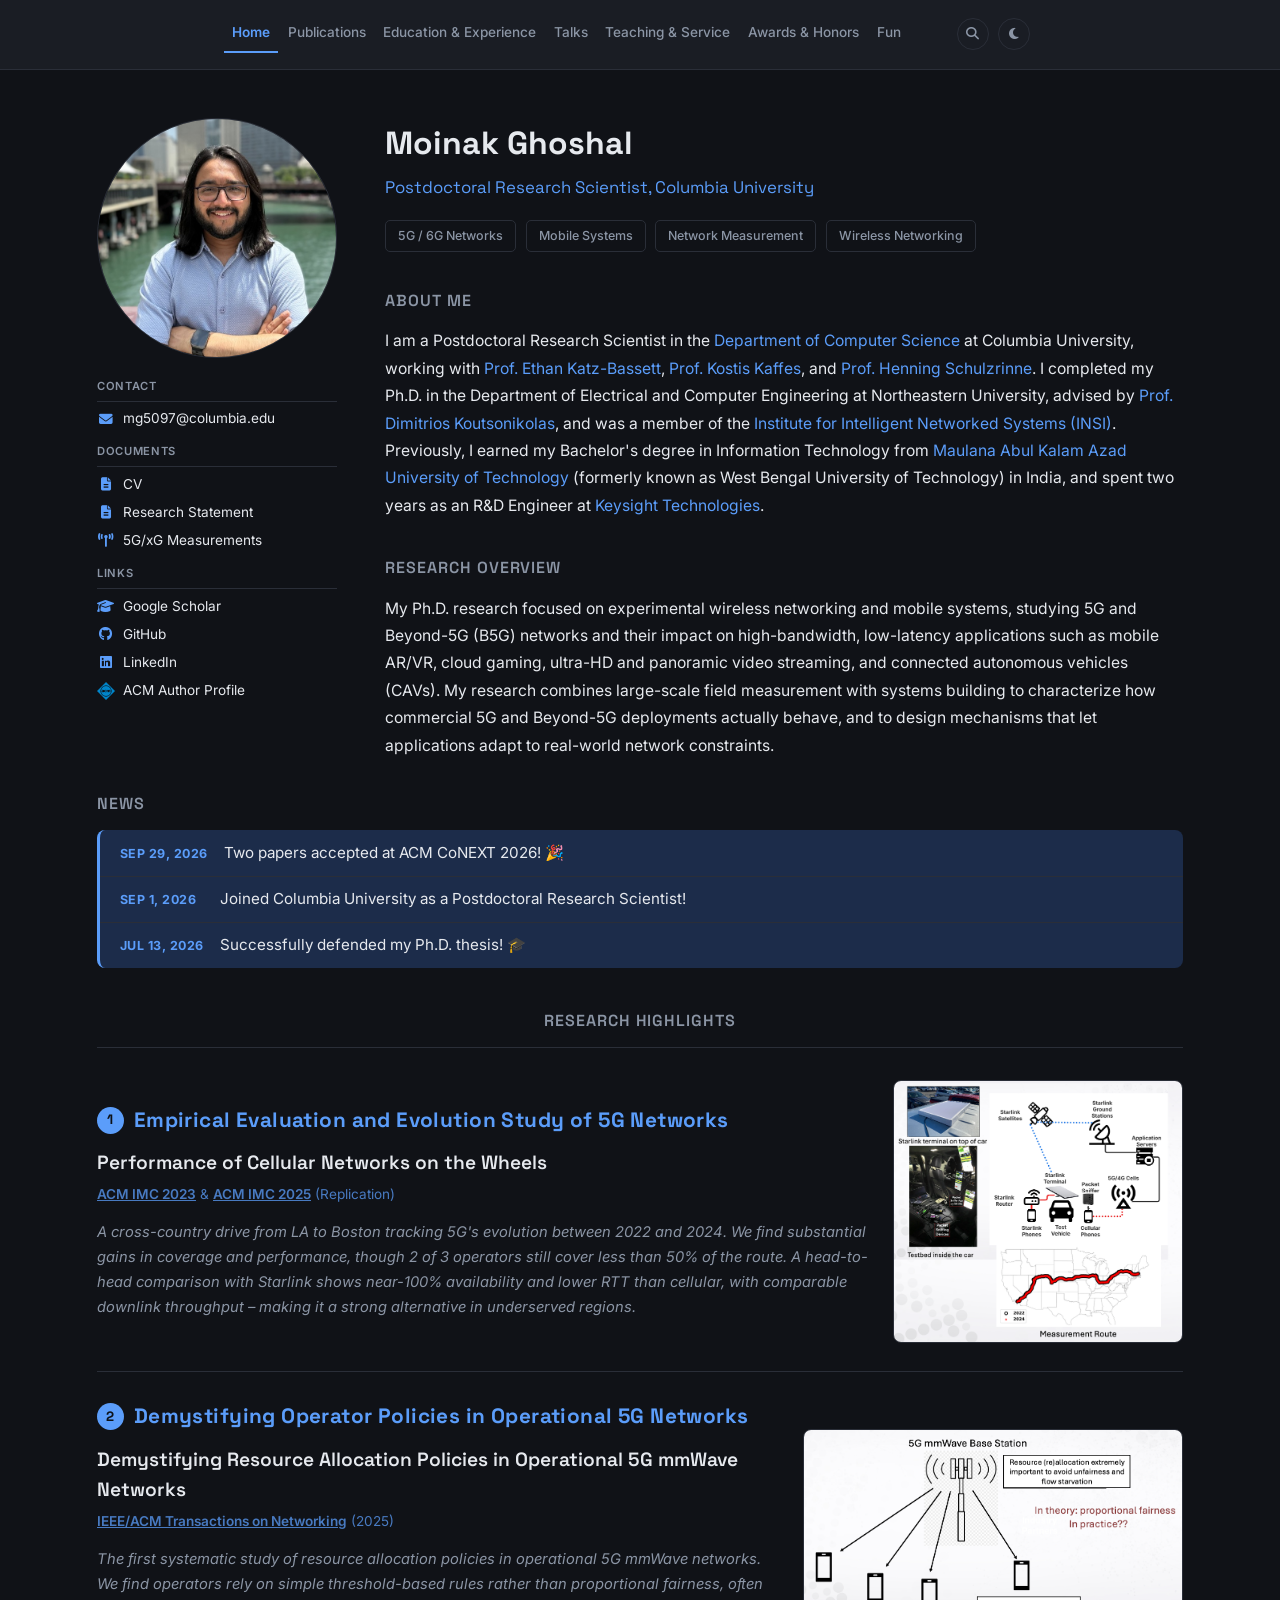
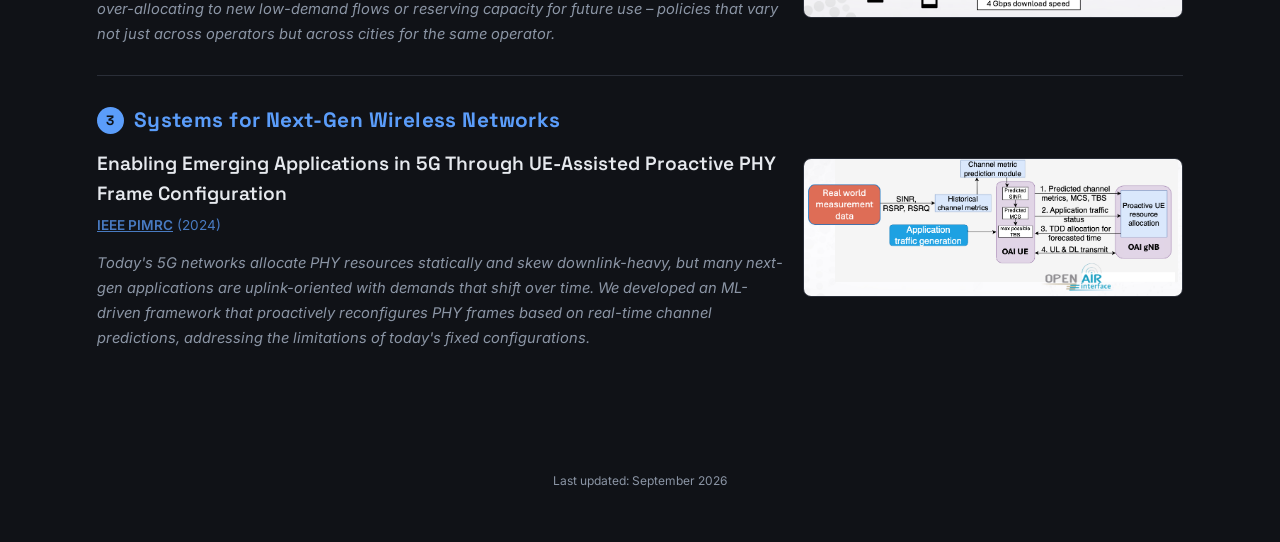
<file: index.html>
<!DOCTYPE html>
<html lang="en">
<head>
	<meta charset="utf-8" />
	<script>(function(){try{if(localStorage.getItem('theme')==='light')document.documentElement.classList.add('light-theme');}catch(e){}})();</script>
	<meta name="viewport" content="width=device-width, initial-scale=1" />
	<title>Moinak Ghoshal | Home</title>
	<meta name="description" content="Moinak Ghoshal is a Postdoctoral Research Scientist at Columbia University, studying 5G/6G networks, mobile systems, and wireless network measurement." />
	<link rel="canonical" href="https://moinakgh.github.io/" />
	<meta property="og:type" content="profile" />
	<meta property="og:title" content="Moinak Ghoshal" />
	<meta property="og:description" content="Postdoctoral Research Scientist at Columbia University, studying 5G/6G networks, mobile systems, and wireless network measurement." />
	<meta property="og:url" content="https://moinakgh.github.io/" />
	<meta property="og:image" content="https://moinakgh.github.io/images/profile-avatar.jpg" />
	<meta name="twitter:card" content="summary" />
	<meta name="twitter:title" content="Moinak Ghoshal" />
	<meta name="twitter:description" content="Postdoctoral Research Scientist at Columbia University, studying 5G/6G networks, mobile systems, and wireless network measurement." />
	<meta name="twitter:image" content="https://moinakgh.github.io/images/profile-avatar.jpg" />
	<script type="application/ld+json">
	{
		"@context": "https://schema.org",
		"@type": "Person",
		"name": "Moinak Ghoshal",
		"url": "https://moinakgh.github.io/",
		"image": "https://moinakgh.github.io/images/profile-avatar.jpg",
		"jobTitle": "Postdoctoral Research Scientist",
		"worksFor": {
			"@type": "CollegeOrUniversity",
			"name": "Columbia University",
			"url": "https://www.columbia.edu/",
			"department": {
				"@type": "Organization",
				"name": "Department of Computer Science",
				"url": "https://www.cs.columbia.edu/"
			}
		},
		"colleague": [
			{ "@type": "Person", "name": "Ethan Katz-Bassett", "url": "https://www.columbia.edu/~ebk2141/" },
			{ "@type": "Person", "name": "Kostis Kaffes", "url": "https://www.cs.columbia.edu/~kkaffes/" },
			{ "@type": "Person", "name": "Henning Schulzrinne", "url": "https://www.engineering.columbia.edu/faculty-staff/directory/henning-g-schulzrinne" }
		],
		"alumniOf": [
			{ "@type": "CollegeOrUniversity", "name": "Northeastern University" },
			{ "@type": "CollegeOrUniversity", "name": "Maulana Abul Kalam Azad University of Technology" }
		],
		"email": "mailto:mg5097@columbia.edu",
		"sameAs": [
			"https://scholar.google.com/citations?user=Oq0JVKoAAAAJ&hl=en",
			"https://github.com/moinakgh",
			"https://www.linkedin.com/in/moinak-ghoshal-27496012b/",
			"https://dl.acm.org/profile/99659638217"
		]
	}
	</script>
	<script async src="https://www.googletagmanager.com/gtag/js?id=G-42PERZZ5LN"></script>
	<script>
		window.dataLayer = window.dataLayer || [];
		function gtag() { dataLayer.push(arguments); }
		gtag('js', new Date());
		gtag('config', 'G-42PERZZ5LN');
	</script>
	<link rel="preconnect" href="https://fonts.googleapis.com">
	<link rel="preconnect" href="https://fonts.gstatic.com" crossorigin>
	<link href="https://fonts.googleapis.com/css2?family=Inter:wght@400;500;600;700&display=swap" rel="stylesheet">
	<link rel="stylesheet" href="https://cdnjs.cloudflare.com/ajax/libs/font-awesome/6.5.2/css/all.min.css">
	<link rel="stylesheet" href="assets/css/main.css" />
	<link rel="icon" type="image/png" href="images/favicon.png" />
</head>
<body data-page="home">
<script src="assets/js/sidebar.js"></script>

<div class="content">
	<div class="container">

		<div class="home-hero">
			<div class="home-photo-col">
				<img class="home-avatar" src="images/profile-avatar.jpg" alt="Moinak Ghoshal">

				<div class="home-contact">
					<span class="contact-section-label">Contact</span>
					<a href="mailto:mg5097@columbia.edu" class="contact-link">
						<i class="fas fa-envelope"></i>
						<span>mg5097@columbia.edu</span>
					</a>

					<span class="contact-section-label">Documents</span>
					<a target="_blank" rel="noopener" href="docs/moinakghoshal_cv.pdf" class="contact-link">
						<i class="fas fa-file-alt"></i>
						<span>CV</span>
					</a>
					<a target="_blank" rel="noopener" href="docs/research_statement.pdf" class="contact-link">
						<i class="fas fa-file-alt"></i>
						<span>Research Statement</span>
					</a>
					<a href="5g-xg-measurements.html" class="contact-link">
						<i class="fas fa-broadcast-tower"></i>
						<span>5G/xG Measurements</span>
					</a>

					<span class="contact-section-label">Links</span>
					<a target="_blank" rel="noopener" href="https://scholar.google.com/citations?user=Oq0JVKoAAAAJ&amp;hl=en" class="contact-link">
						<i class="fas fa-graduation-cap"></i>
						<span>Google Scholar</span>
					</a>
					<a target="_blank" rel="noopener" href="https://github.com/moinakgh" class="contact-link">
						<i class="fab fa-github"></i>
						<span>GitHub</span>
					</a>
					<a target="_blank" rel="noopener" href="https://www.linkedin.com/in/moinak-ghoshal-27496012b/" class="contact-link">
						<i class="fab fa-linkedin"></i>
						<span>LinkedIn</span>
					</a>
					<a target="_blank" rel="noopener" href="https://dl.acm.org/profile/99659638217" class="contact-link">
						<img src="images/acm-512px.png" alt="" class="contact-link-icon">
						<span>ACM Author Profile</span>
					</a>
				</div>
			</div>

			<div class="home-main">
				<h1>Moinak Ghoshal</h1>
				<p class="page-tagline">Postdoctoral Research Scientist, Columbia University</p>

				<div class="research-tags">
					<span class="rtag">5G / 6G Networks</span>
					<span class="rtag">Mobile Systems</span>
					<span class="rtag">Network Measurement</span>
					<span class="rtag">Wireless Networking</span>
				</div>

				<h3 class="profile-section-header">About Me</h3>
				<p class="research-bio">
					I am a Postdoctoral Research Scientist in the <a target="_blank" rel="noopener" href="https://www.cs.columbia.edu/">Department of Computer Science</a> at Columbia University, working with <a target="_blank" rel="noopener" href="https://www.columbia.edu/~ebk2141/">Prof. Ethan Katz-Bassett</a>, <a target="_blank" rel="noopener" href="https://www.cs.columbia.edu/~kkaffes/">Prof. Kostis Kaffes</a>, and <a target="_blank" rel="noopener" href="https://www.engineering.columbia.edu/faculty-staff/directory/henning-g-schulzrinne">Prof. Henning Schulzrinne</a>. I completed my Ph.D. in the Department of Electrical and Computer Engineering at Northeastern University, advised by <a target="_blank" rel="noopener" href="https://ece.northeastern.edu/fac-ece/dkoutsonikolas/">Prof. Dimitrios Koutsonikolas</a>, and was a member of the <a target="_blank" rel="noopener" href="https://insi.northeastern.edu/">Institute for Intelligent Networked Systems (INSI)</a>.
					Previously, I earned my Bachelor's degree in Information Technology from <a target="_blank" rel="noopener" href="https://www.makautexam.net/">Maulana Abul Kalam Azad University of Technology</a> (formerly known as West Bengal University of Technology) in India, and spent two years as an R&amp;D Engineer at <a target="_blank" rel="noopener" href="https://www.keysight.com/">Keysight Technologies</a>.
					<!-- Outside work, I hold an avid interest in listening to and playing music. Some of my works can be found on <a target="_blank" rel="noopener" href="https://www.youtube.com/@moinakjumpy">YouTube</a>/<a target="_blank" rel="noopener" href="https://soundcloud.com/moinak-slowhand">SoundCloud</a>. -->
				</p>

				<h3 class="profile-section-header">Research Overview</h3>
				<p class="research-bio">
					My Ph.D. research focused on experimental wireless networking and mobile systems, studying 5G and Beyond-5G (B5G) networks and their impact on high-bandwidth, low-latency applications such as mobile AR/VR, cloud gaming, ultra-HD and panoramic video streaming, and connected autonomous vehicles (CAVs). My research combines large-scale field measurement with systems building to characterize how commercial 5G and Beyond-5G deployments actually behave, and to design mechanisms that let applications adapt to real-world network constraints.
				</p>
			</div>
		</div>

		<div class="home-news">
			<h3 class="profile-section-header">News</h3>
			<div class="news-strip">
				<div class="news-item"><span class="news-date">Sep 29, 2026</span>Two papers accepted at ACM CoNEXT 2026! 🎉</div>
				<div class="news-item"><span class="news-date">Sep 1, 2026</span>Joined Columbia University as a Postdoctoral Research Scientist!</div>
				<div class="news-item"><span class="news-date">Jul 13, 2026</span>Successfully defended my Ph.D. thesis! 🎓</div>
			</div>
		</div>

		<div class="home-highlights">
			<h3 class="profile-section-header highlights-title">Research Highlights</h3>
			<hr class="highlights-rule">
			<!-- <p class="research-bio highlights-intro">
				My research spans three major facets: empirically evaluating and tracking the evolution of 5G networks, demystifying the operator policies that shape their performance, and building systems for next-generation wireless networks. Below are a few projects highlighted under each facet.
			</p> -->

			<div class="highlight-card">
				<div class="hc-body">
					<p class="hc-theme"><span class="hc-step">1</span> Empirical Evaluation and Evolution Study of 5G Networks</p>
					<p class="hc-title">Performance of Cellular Networks on the Wheels</p>
					<p class="hc-venue"><a target="_blank" rel="noopener" href="papers/imc23.pdf"><strong>ACM IMC 2023</strong></a> &amp; <a target="_blank" rel="noopener" href="papers/imc_rep25.pdf"><strong>ACM IMC 2025</strong></a> (Replication)</p>
					<p class="hc-desc">
						A cross-country drive from LA to Boston tracking 5G's evolution between 2022 and 2024. We find substantial gains in coverage and performance, though 2 of 3 operators still cover less than 50% of the route. A head-to-head comparison with Starlink shows near-100% availability and lower RTT than cellular, with comparable downlink throughput &ndash; making it a strong alternative in underserved regions.
					</p>
				</div>
				<div class="hc-thumb">
					<img src="images/measurement_route_testbed_imc.png" alt="Measurement route and testbed setup">
				</div>
			</div>

			<div class="highlight-card">
				<div class="hc-body">
					<p class="hc-theme"><span class="hc-step">2</span> Demystifying Operator Policies in Operational 5G Networks</p>
					<p class="hc-title">Demystifying Resource Allocation Policies in Operational 5G mmWave Networks</p>
					<p class="hc-venue"><a target="_blank" rel="noopener" href="papers/ton_25.pdf"><strong>IEEE/ACM Transactions on Networking</strong></a> (2025)</p>
					<p class="hc-desc">
						The first systematic study of resource allocation policies in operational 5G mmWave networks. We find operators rely on simple threshold-based rules rather than proportional fairness, often over-allocating to new low-demand flows or reserving capacity for future use &ndash; policies that vary not just across operators but across cities for the same operator.
					</p>
				</div>
				<div class="hc-thumb hc-thumb--lg">
					<img src="images/resource_allocation_ton.png" alt="Resource allocation policy analysis">
				</div>
			</div>

			<div class="highlight-card">
				<div class="hc-body">
					<p class="hc-theme"><span class="hc-step">3</span> Systems for Next-Gen Wireless Networks</p>
					<p class="hc-title">Enabling Emerging Applications in 5G Through UE-Assisted Proactive PHY Frame Configuration</p>
					<p class="hc-venue"><a target="_blank" rel="noopener" href="papers/pimrc24.pdf"><strong>IEEE PIMRC</strong></a> (2024)</p>
					<p class="hc-desc">
						Today's 5G networks allocate PHY resources statically and skew downlink-heavy, but many next-gen applications are uplink-oriented with demands that shift over time. We developed an ML-driven framework that proactively reconfigures PHY frames based on real-time channel predictions, addressing the limitations of today's fixed configurations.
					</p>
				</div>
				<div class="hc-thumb hc-thumb--lg">
					<img src="images/pimrc_system.png" alt="Proactive PHY frame configuration system diagram">
				</div>
			</div>
		</div>

	</div>
</div>

<script src="assets/js/publications-data.js"></script>
<script src="assets/js/search-data.js"></script>
<script src="assets/js/search.js"></script>
</body>
</html>
</file>
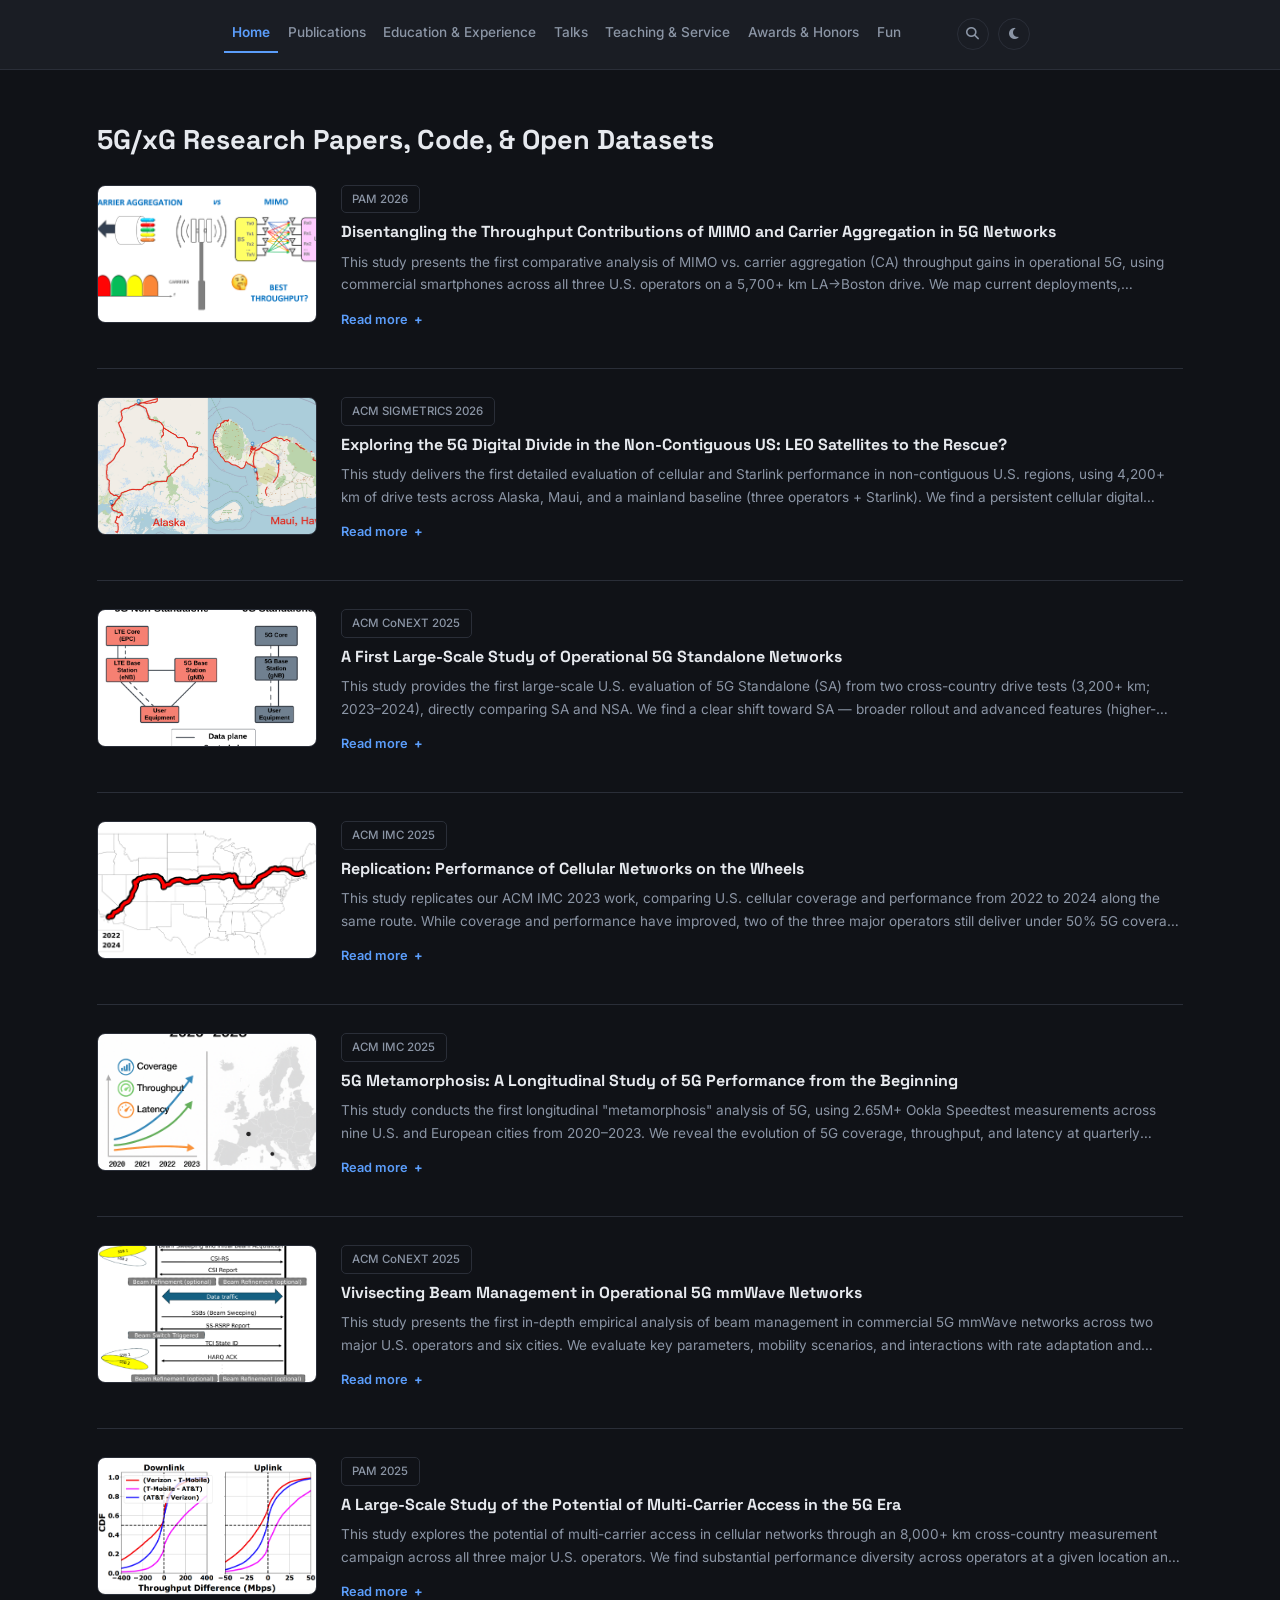
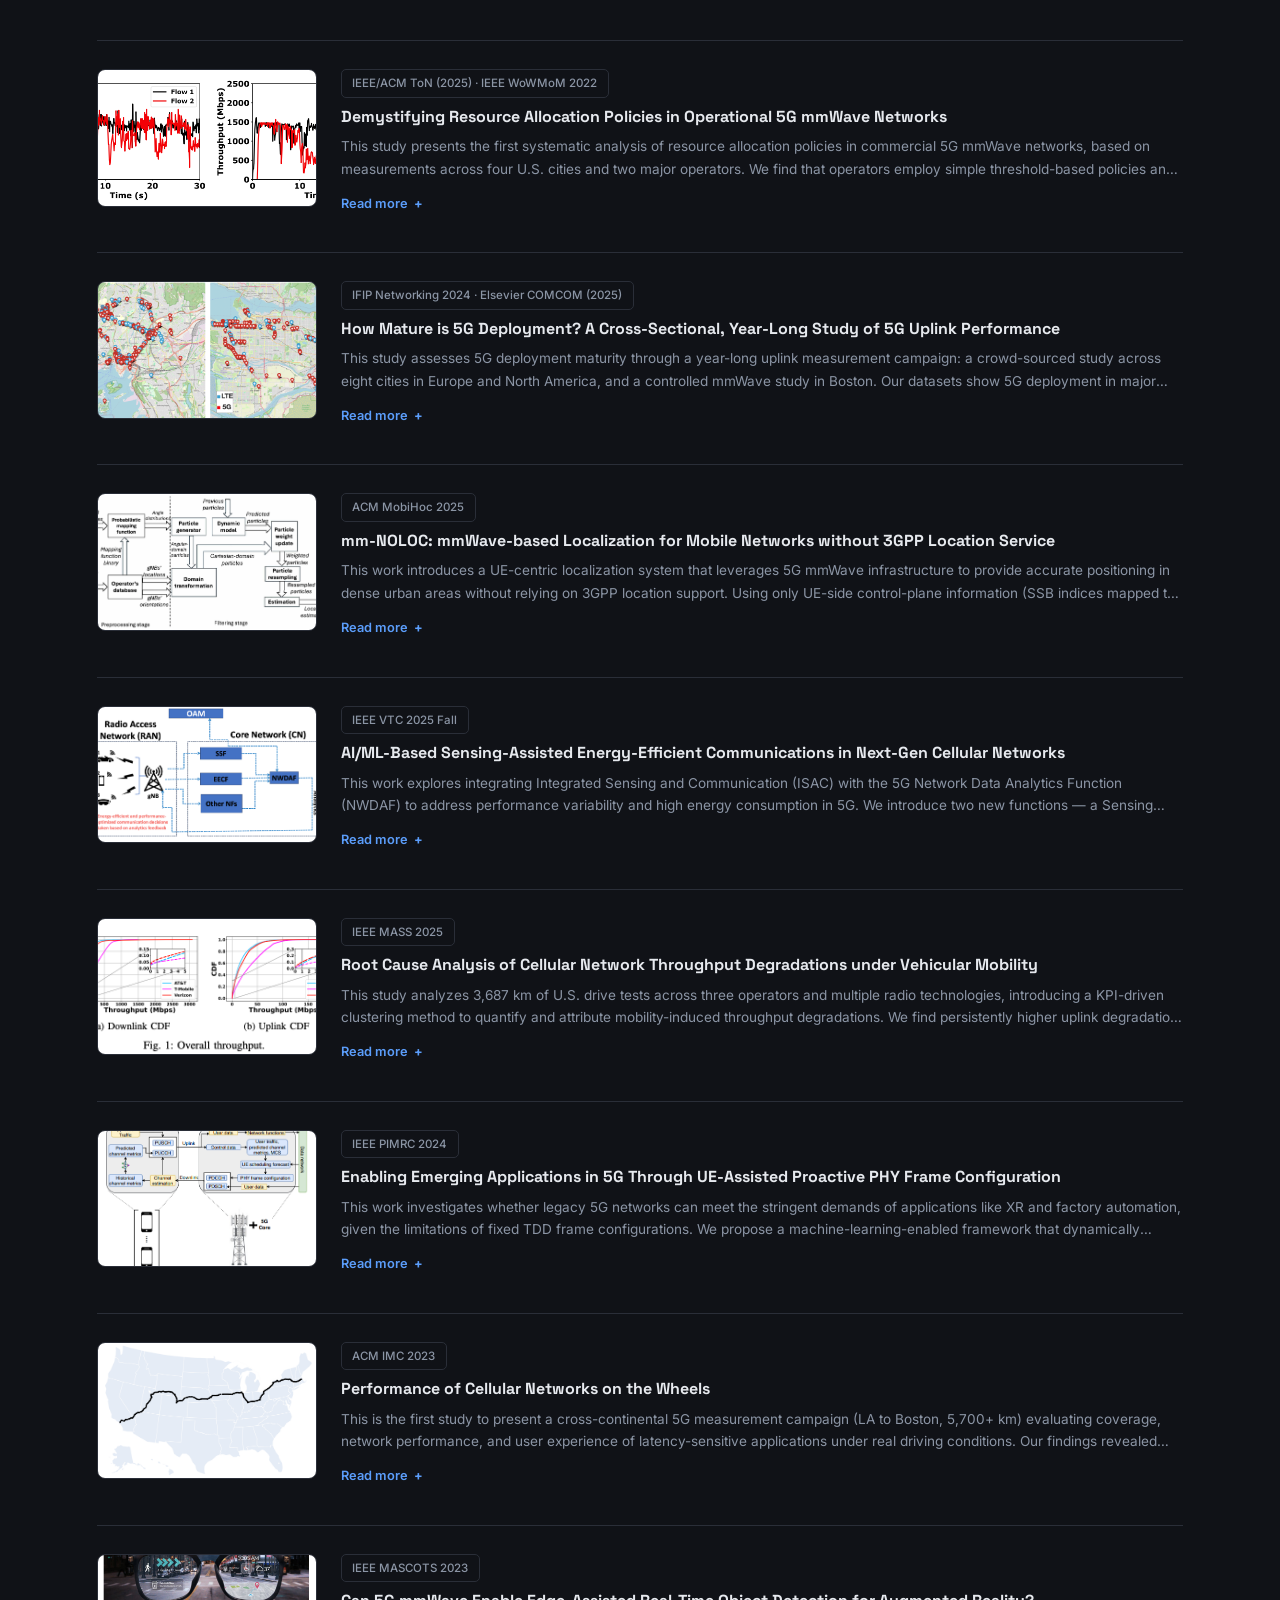
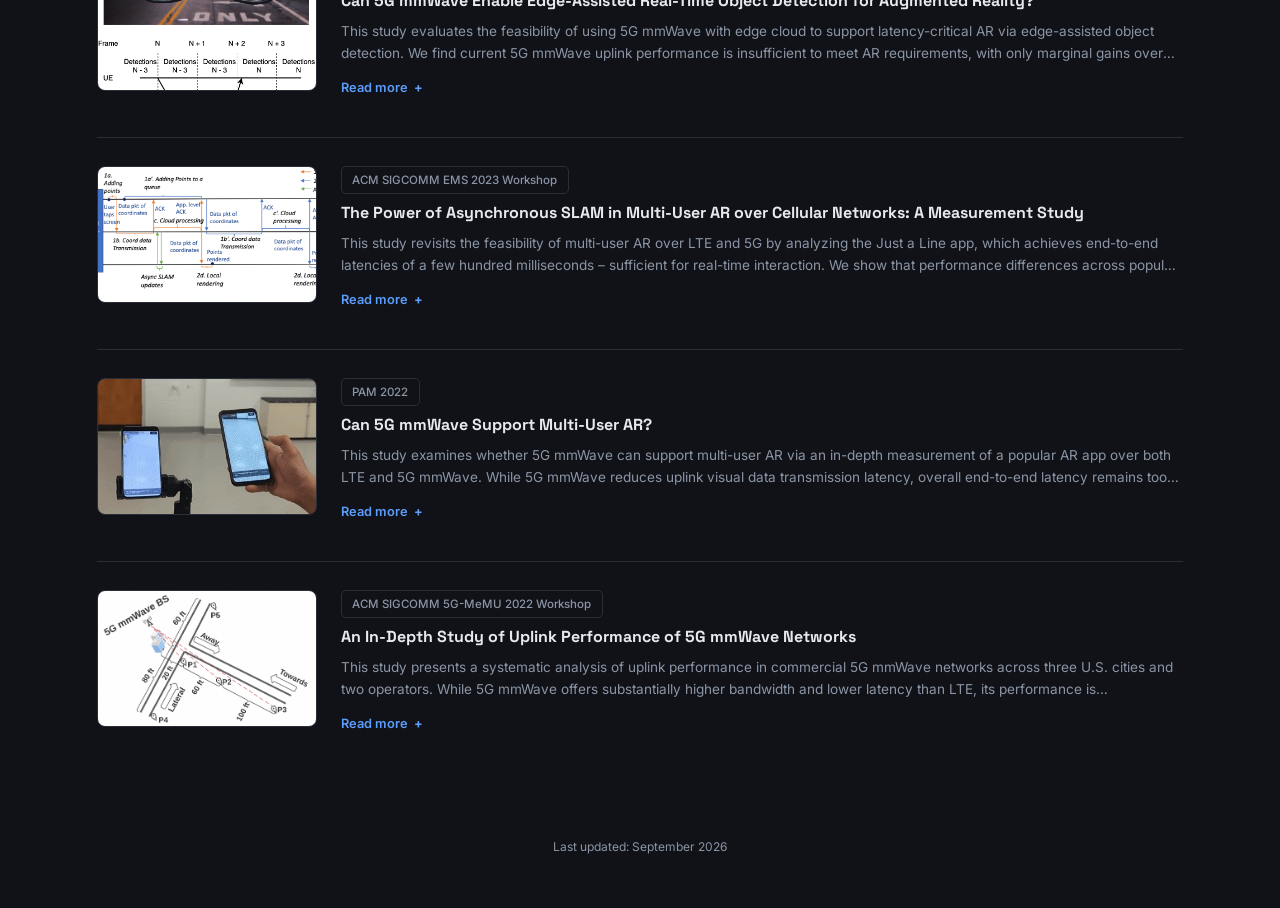
<file: 5g-xg-measurements.html>
<!DOCTYPE html>
<html lang="en">
<head>
	<meta charset="utf-8" />
	<script>(function(){try{if(localStorage.getItem('theme')==='light')document.documentElement.classList.add('light-theme');}catch(e){}})();</script>
	<meta name="viewport" content="width=device-width, initial-scale=1" />
	<title>Moinak Ghoshal | 5G/xG Research Papers &amp; Open Datasets</title>
	<meta name="description" content="Research papers and open datasets from Moinak Ghoshal's measurement studies of 5G and Beyond-5G (xG) cellular networks." />
	<link rel="canonical" href="https://moinakgh.github.io/5g-xg-measurements.html" />
	<meta property="og:type" content="website" />
	<meta property="og:title" content="Moinak Ghoshal | 5G/xG Research Papers & Open Datasets" />
	<meta property="og:description" content="Research papers and open datasets from Moinak Ghoshal's measurement studies of 5G and Beyond-5G (xG) cellular networks." />
	<meta property="og:url" content="https://moinakgh.github.io/5g-xg-measurements.html" />
	<meta property="og:image" content="https://moinakgh.github.io/images/profile-avatar.jpg" />
	<script async src="https://www.googletagmanager.com/gtag/js?id=G-42PERZZ5LN"></script>
	<script>
		window.dataLayer = window.dataLayer || [];
		function gtag() { dataLayer.push(arguments); }
		gtag('js', new Date());
		gtag('config', 'G-42PERZZ5LN');
	</script>
	<link rel="preconnect" href="https://fonts.googleapis.com">
	<link rel="preconnect" href="https://fonts.gstatic.com" crossorigin>
	<link href="https://fonts.googleapis.com/css2?family=Inter:wght@400;500;600;700&display=swap" rel="stylesheet">
	<link rel="stylesheet" href="https://cdnjs.cloudflare.com/ajax/libs/font-awesome/6.5.2/css/all.min.css">
	<link rel="stylesheet" href="assets/css/main.css" />
	<link rel="icon" type="image/png" href="images/favicon.png" />
</head>
<body data-page="home">
<script src="assets/js/sidebar.js"></script>

<div class="content">
	<div class="container">
		<h2 class="page-title">5G/xG Research Papers, Code, &amp; Open Datasets</h2>
		<!-- <p class="research-bio" style="margin-bottom:2em;">
			Research papers, datasets, and code from my work on 5G/xG networks.
		</p> -->
		<div class="project-list">

			<div class="project-item">
				<div class="project-row">
					<img class="project-thumb" src="images/5g_xg_measurements/pam_2026.png" alt="Disentangling the Throughput Contributions of MIMO and Carrier Aggregation in 5G Networks">
					<div class="project-info">
						<span class="project-venue">PAM 2026</span>
						<p class="project-title-inline">Disentangling the Throughput Contributions of MIMO and Carrier Aggregation in 5G Networks</p>
						<p class="project-desc">This study presents the first comparative analysis of MIMO vs. carrier aggregation (CA) throughput gains in operational 5G, using commercial smartphones across all three U.S. operators on a 5,700+ km LA&rarr;Boston drive. We map current deployments, disentangle their combined effects to quantify each technology's contribution, and examine scaling across higher MIMO ranks and multi-carrier aggregation.</p>
						<button class="project-toggle" aria-expanded="false">Read more <span class="project-toggle-icon">+</span></button>
						<div class="project-links">
							<a class="project-link" target="_blank" rel="noopener" href="papers/pam26.pdf"><i class="fas fa-file-pdf"></i> Paper</a>
						<a class="project-link" target="_blank" rel="noopener" href="https://github.com/NUWiNS/pam25-mimo-ca-dataset"><i class="fab fa-github"></i> Dataset</a>
						</div>
					</div>
				</div>
			</div>

									<div class="project-item">
				<div class="project-row">
					<img class="project-thumb" src="images/5g_xg_measurements/sigmetrics_2026.png" alt="Exploring the 5G Digital Divide in the Non-Contiguous US: LEO Satellites to the Rescue?">
					<div class="project-info">
						<span class="project-venue">ACM SIGMETRICS 2026</span>
						<p class="project-title-inline">Exploring the 5G Digital Divide in the Non-Contiguous US: LEO Satellites to the Rescue?</p>
						<p class="project-desc">This study delivers the first detailed evaluation of cellular and Starlink performance in non-contiguous U.S. regions, using 4,200+ km of drive tests across Alaska, Maui, and a mainland baseline (three operators + Starlink). We find a persistent cellular digital divide; while Starlink typically outperforms cellular networks, it is hindered by region-specific factors (Hawaii terrain, sparse satellites in Alaska). We also quantify cellular&ndash;Starlink spatiotemporal diversity and the potential of multipath transport to bridge connectivity gaps.</p>
						<button class="project-toggle" aria-expanded="false">Read more <span class="project-toggle-icon">+</span></button>
						<div class="project-links">
							<a class="project-link" target="_blank" rel="noopener" href="papers/sigmetrics26.pdf"><i class="fas fa-file-pdf"></i> Paper</a>
						<a class="project-link" target="_blank" rel="noopener" href="https://github.com/NUWiNS/sigmetrics26-exploring-the-5g-digital-divide-in-the-non-contiguous-us-leo-satellites-to-the-rescue"><i class="fab fa-github"></i> Dataset</a>
						</div>
					</div>
				</div>
			</div>

									<div class="project-item">
				<div class="project-row">
					<img class="project-thumb" src="images/5g_xg_measurements/conext_2025_sa.png" alt="A First Large-Scale Study of Operational 5G Standalone Networks">
					<div class="project-info">
						<span class="project-venue">ACM CoNEXT 2025</span>
						<p class="project-title-inline">A First Large-Scale Study of Operational 5G Standalone Networks</p>
						<p class="project-desc">This study provides the first large-scale U.S. evaluation of 5G Standalone (SA) from two cross-country drive tests (3,200+ km; 2023&ndash;2024), directly comparing SA and NSA. We find a clear shift toward SA &mdash; broader rollout and advanced features (higher-order CA, new bands/duplexing) deliver superior performance over NSA's plateau &mdash; and quantify handover durations and uplink power control across both modes.</p>
						<button class="project-toggle" aria-expanded="false">Read more <span class="project-toggle-icon">+</span></button>
						<div class="project-links">
							<a class="project-link" target="_blank" rel="noopener" href="papers/conext_sa25.pdf"><i class="fas fa-file-pdf"></i> Paper</a>
						<a class="project-link" target="_blank" rel="noopener" href="https://github.com/NUWiNS/conext2025-a-first-large-scale-study-of-operational-5g-standalone-networks"><i class="fab fa-github"></i> Dataset</a>
						</div>
					</div>
				</div>
			</div>

									<div class="project-item">
				<div class="project-row">
					<img class="project-thumb" src="images/5g_xg_measurements/imc_25_replication.png" alt="Replication: Performance of Cellular Networks on the Wheels">
					<div class="project-info">
						<span class="project-venue">ACM IMC 2025</span>
						<p class="project-title-inline">Replication: Performance of Cellular Networks on the Wheels</p>
						<p class="project-desc">This study replicates our ACM IMC 2023 work, comparing U.S. cellular coverage and performance from 2022 to 2024 along the same route. While coverage and performance have improved, two of the three major operators still deliver under 50% 5G coverage along the route. We also compare cellular networks with Starlink's LEO satellite service.</p>
						<button class="project-toggle" aria-expanded="false">Read more <span class="project-toggle-icon">+</span></button>
						<div class="project-links">
							<a class="project-link" target="_blank" rel="noopener" href="papers/imc_rep25.pdf"><i class="fas fa-file-pdf"></i> Paper</a>
						<a class="project-link" target="_blank" rel="noopener" href="https://github.com/NUWiNS/imc2025-replication-cellular-network-performance-on-wheels-data"><i class="fab fa-github"></i> Dataset</a>
						</div>
					</div>
				</div>
			</div>

									<div class="project-item">
				<div class="project-row">
					<img class="project-thumb" src="images/5g_xg_measurements/imc_25_ookla.png" alt="5G Metamorphosis: A Longitudinal Study of 5G Performance from the Beginning">
					<div class="project-info">
						<span class="project-venue">ACM IMC 2025</span>
						<p class="project-title-inline">5G Metamorphosis: A Longitudinal Study of 5G Performance from the Beginning</p>
						<p class="project-desc">This study conducts the first longitudinal "metamorphosis" analysis of 5G, using 2.65M+ Ookla Speedtest measurements across nine U.S. and European cities from 2020&ndash;2023. We reveal the evolution of 5G coverage, throughput, and latency at quarterly granularity, compare cross-city performance diversity, and uncover factors influencing user experience, including device adoption and network load.</p>
						<button class="project-toggle" aria-expanded="false">Read more <span class="project-toggle-icon">+</span></button>
						<div class="project-links">
							<a class="project-link" target="_blank" rel="noopener" href="papers/imc25.pdf"><i class="fas fa-file-pdf"></i> Paper</a>
						</div>
					</div>
				</div>
			</div>

									<div class="project-item">
				<div class="project-row">
					<img class="project-thumb" src="images/5g_xg_measurements/conext_25_beamforming.png" alt="Vivisecting Beam Management in Operational 5G mmWave Networks">
					<div class="project-info">
						<span class="project-venue">ACM CoNEXT 2025</span>
						<p class="project-title-inline">Vivisecting Beam Management in Operational 5G mmWave Networks</p>
						<p class="project-desc">This study presents the first in-depth empirical analysis of beam management in commercial 5G mmWave networks across two major U.S. operators and six cities. We evaluate key parameters, mobility scenarios, and interactions with rate adaptation and carrier aggregation, revealing the overhead and effectiveness of real-world beam tracking.</p>
						<button class="project-toggle" aria-expanded="false">Read more <span class="project-toggle-icon">+</span></button>
						<div class="project-links">
							<a class="project-link" target="_blank" rel="noopener" href="papers/conext25.pdf"><i class="fas fa-file-pdf"></i> Paper</a>
						<a class="project-link" target="_blank" rel="noopener" href="https://github.com/NUWiNS/Beam-Management-in-Operational-5G-mmWave"><i class="fab fa-github"></i> Dataset</a>
						</div>
					</div>
				</div>
			</div>

									<div class="project-item">
				<div class="project-row">
					<img class="project-thumb" src="images/5g_xg_measurements/pam_2025_multi_carrier_access.png" alt="A Large-Scale Study of the Potential of Multi-Carrier Access in the 5G Era">
					<div class="project-info">
						<span class="project-venue">PAM 2025</span>
						<p class="project-title-inline">A Large-Scale Study of the Potential of Multi-Carrier Access in the 5G Era</p>
						<p class="project-desc">This study explores the potential of multi-carrier access in cellular networks through an 8,000+ km cross-country measurement campaign across all three major U.S. operators. We find substantial performance diversity across operators at a given location and time; trace-driven analysis shows that link selection and aggregation techniques offer significant gains over single-operator performance.</p>
						<button class="project-toggle" aria-expanded="false">Read more <span class="project-toggle-icon">+</span></button>
						<div class="project-links">
							<a class="project-link" target="_blank" rel="noopener" href="papers/pam25.pdf"><i class="fas fa-file-pdf"></i> Paper</a>
						<a class="project-link" target="_blank" rel="noopener" href="https://github.com/NUWiNS/pam2025-multi-carrier-dataset"><i class="fab fa-github"></i> Dataset</a>
						</div>
					</div>
				</div>
			</div>

									<div class="project-item">
				<div class="project-row">
					<img class="project-thumb" src="images/5g_xg_measurements/ton_wowmom_resource_allocation.png" alt="Demystifying Resource Allocation Policies in Operational 5G mmWave Networks">
					<div class="project-info">
						<span class="project-venue">IEEE/ACM ToN (2025) &middot; IEEE WoWMoM 2022</span>
						<p class="project-title-inline">Demystifying Resource Allocation Policies in Operational 5G mmWave Networks</p>
						<p class="project-desc">This study presents the first systematic analysis of resource allocation policies in commercial 5G mmWave networks, based on measurements across four U.S. cities and two major operators. We find that operators employ simple threshold-based policies and often over-allocate resources to new flows with low traffic demands or reserve capacity for future usage &ndash; policies that vary not only among operators but also for a single operator across cities.</p>
						<button class="project-toggle" aria-expanded="false">Read more <span class="project-toggle-icon">+</span></button>
						<div class="project-links">
							<a class="project-link" target="_blank" rel="noopener" href="papers/ton_25.pdf"><i class="fas fa-file-pdf"></i> Paper</a>
						</div>
					</div>
				</div>
			</div>

									<div class="project-item">
				<div class="project-row">
					<img class="project-thumb" src="images/5g_xg_measurements/comcom_ifip_networking_uplink_study.png" alt="How Mature is 5G Deployment? A Cross-Sectional, Year-Long Study of 5G Uplink Performance">
					<div class="project-info">
						<span class="project-venue">IFIP Networking 2024 &middot; Elsevier COMCOM (2025)</span>
						<p class="project-title-inline">How Mature is 5G Deployment? A Cross-Sectional, Year-Long Study of 5G Uplink Performance</p>
						<p class="project-desc">This study assesses 5G deployment maturity through a year-long uplink measurement campaign: a crowd-sourced study across eight cities in Europe and North America, and a controlled mmWave study in Boston. Our datasets show 5G deployment in major cities has largely matured, with no major improvements over a one-year period, yet 5G doesn't consistently outperform LTE &mdash; especially in latency &mdash; and performance remains uneven across the 8 cities.</p>
						<button class="project-toggle" aria-expanded="false">Read more <span class="project-toggle-icon">+</span></button>
						<div class="project-links">
							<a class="project-link" target="_blank" rel="noopener" href="papers/comcom_25.pdf"><i class="fas fa-file-pdf"></i> Paper</a>
						<a class="project-link" target="_blank" rel="noopener" href="https://github.com/NUWiNS/ifip2024_year_long_5G_uplink_study"><i class="fab fa-github"></i> Dataset</a>
						</div>
					</div>
				</div>
			</div>

									<div class="project-item">
				<div class="project-row">
					<img class="project-thumb" src="images/5g_xg_measurements/mobihoc_localization.png" alt="mm-NOLOC: mmWave-based Localization for Mobile Networks without 3GPP Location Service">
					<div class="project-info">
						<span class="project-venue">ACM MobiHoc 2025</span>
						<p class="project-title-inline">mm-NOLOC: mmWave-based Localization for Mobile Networks without 3GPP Location Service</p>
						<p class="project-desc">This work introduces a UE-centric localization system that leverages 5G mmWave infrastructure to provide accurate positioning in dense urban areas without relying on 3GPP location support. Using only UE-side control-plane information (SSB indices mapped to beam directions) and particle filtering, real-world experiments show sub-3&nbsp;m median accuracy and under 10&nbsp;m at the 95th percentile.</p>
						<button class="project-toggle" aria-expanded="false">Read more <span class="project-toggle-icon">+</span></button>
						<div class="project-links">
							<a class="project-link" target="_blank" rel="noopener" href="papers/mobihoc25.pdf"><i class="fas fa-file-pdf"></i> Paper</a>
						</div>
					</div>
				</div>
			</div>

									<div class="project-item">
				<div class="project-row">
					<img class="project-thumb" src="images/5g_xg_measurements/vtc_ai_energy.png" alt="AI/ML-Based Sensing-Assisted Energy-Efficient Communications in Next-Gen Cellular Networks">
					<div class="project-info">
						<span class="project-venue">IEEE VTC 2025 Fall</span>
						<p class="project-title-inline">AI/ML-Based Sensing-Assisted Energy-Efficient Communications in Next-Gen Cellular Networks</p>
						<p class="project-desc">This work explores integrating Integrated Sensing and Communication (ISAC) with the 5G Network Data Analytics Function (NWDAF) to address performance variability and high energy consumption in 5G. We introduce two new functions &mdash; a Sensing Service Function (SSF) and an Energy Efficiency Control Function (EECF) &mdash; that optimize base station transmit power to balance latency and energy use.</p>
						<button class="project-toggle" aria-expanded="false">Read more <span class="project-toggle-icon">+</span></button>
						<div class="project-links">
							<a class="project-link" target="_blank" rel="noopener" href="papers/vtc_25.pdf"><i class="fas fa-file-pdf"></i> Paper</a>
						</div>
					</div>
				</div>
			</div>

									<div class="project-item">
				<div class="project-row">
					<img class="project-thumb" src="images/5g_xg_measurements/mass_throughput_degradation.png" alt="Root Cause Analysis of Cellular Network Throughput Degradations under Vehicular Mobility">
					<div class="project-info">
						<span class="project-venue">IEEE MASS 2025</span>
						<p class="project-title-inline">Root Cause Analysis of Cellular Network Throughput Degradations under Vehicular Mobility</p>
						<p class="project-desc">This study analyzes 3,687&nbsp;km of U.S. drive tests across three operators and multiple radio technologies, introducing a KPI-driven clustering method to quantify and attribute mobility-induced throughput degradations. We find persistently higher uplink degradation than downlink, technology-specific vulnerability signatures (LTE vs. 5G), and predominantly compound mechanisms where multiple factors interact.</p>
						<button class="project-toggle" aria-expanded="false">Read more <span class="project-toggle-icon">+</span></button>
						<div class="project-links">
							<a class="project-link" target="_blank" rel="noopener" href="papers/mass25.pdf"><i class="fas fa-file-pdf"></i> Paper</a>
						</div>
					</div>
				</div>
			</div>

									<div class="project-item">
				<div class="project-row">
					<img class="project-thumb" src="images/5g_xg_measurements/pimrc_dynamic_tdd.png" alt="Enabling Emerging Applications in 5G Through UE-Assisted Proactive PHY Frame Configuration">
					<div class="project-info">
						<span class="project-venue">IEEE PIMRC 2024</span>
						<p class="project-title-inline">Enabling Emerging Applications in 5G Through UE-Assisted Proactive PHY Frame Configuration</p>
						<p class="project-desc">This work investigates whether legacy 5G networks can meet the stringent demands of applications like XR and factory automation, given the limitations of fixed TDD frame configurations. We propose a machine-learning-enabled framework that dynamically reconfigures PHY frames based on real-time channel predictions; validation on a 3GPP-compliant 5G testbed shows it consistently outperforms fixed configurations.</p>
						<button class="project-toggle" aria-expanded="false">Read more <span class="project-toggle-icon">+</span></button>
						<div class="project-links">
							<a class="project-link" target="_blank" rel="noopener" href="papers/pimrc24.pdf"><i class="fas fa-file-pdf"></i> Paper</a>
						</div>
					</div>
				</div>
			</div>

									<div class="project-item">
				<div class="project-row">
					<img class="project-thumb" src="images/5g_xg_measurements/imc_23.png" alt="Performance of Cellular Networks on the Wheels">
					<div class="project-info">
						<span class="project-venue">ACM IMC 2023</span>
						<p class="project-title-inline">Performance of Cellular Networks on the Wheels</p>
						<p class="project-desc">This is the first study to present a cross-continental 5G measurement campaign (LA to Boston, 5,700+ km) evaluating coverage, network performance, and user experience of latency-sensitive applications under real driving conditions. Our findings revealed fragmented 5G coverage and poor application performance even four years into 5G rollout.</p>
						<button class="project-toggle" aria-expanded="false">Read more <span class="project-toggle-icon">+</span></button>
						<div class="project-links">
							<a class="project-link" target="_blank" rel="noopener" href="papers/imc23.pdf"><i class="fas fa-file-pdf"></i> Paper</a>
						<a class="project-link" target="_blank" rel="noopener" href="https://github.com/NUWiNS/imc2023-cellular-network-performance-on-wheels-data">
							<i class="fab fa-github"></i> Dataset</a>
						</div>
					</div>
				</div>
			</div>

									<div class="project-item">
				<div class="project-row">
					<img class="project-thumb" src="images/5g_xg_measurements/mascots_23_ar.png" alt="Can 5G mmWave Enable Edge-Assisted Real-Time Object Detection for Augmented Reality?">
					<div class="project-info">
						<span class="project-venue">IEEE MASCOTS 2023</span>
						<p class="project-title-inline">Can 5G mmWave Enable Edge-Assisted Real-Time Object Detection for Augmented Reality?</p>
						<p class="project-desc">This study evaluates the feasibility of using 5G mmWave with edge cloud to support latency-critical AR via edge-assisted object detection. We find current 5G mmWave uplink performance is insufficient to meet AR requirements, with only marginal gains over LTE, while app-level optimizations and edge hardware upgrades help but still fall short of enabling robust AR.</p>
						<button class="project-toggle" aria-expanded="false">Read more <span class="project-toggle-icon">+</span></button>
						<div class="project-links">
							<a class="project-link" target="_blank" rel="noopener" href="papers/mascots23.pdf"><i class="fas fa-file-pdf"></i> Paper</a>
						</div>
					</div>
				</div>
			</div>

									<div class="project-item">
				<div class="project-row">
					<img class="project-thumb" src="images/5g_xg_measurements/sigcomm_ems_ar.png" alt="The Power of Asynchronous SLAM in Multi-User AR over Cellular Networks: A Measurement Study">
					<div class="project-info">
						<span class="project-venue">ACM SIGCOMM EMS 2023 Workshop</span>
						<p class="project-title-inline">The Power of Asynchronous SLAM in Multi-User AR over Cellular Networks: A Measurement Study</p>
						<p class="project-desc">This study revisits the feasibility of multi-user AR over LTE and 5G by analyzing the Just a Line app, which achieves end-to-end latencies of a few hundred milliseconds &ndash; sufficient for real-time interaction. We show that performance differences across popular AR apps stem from their architectural choices for SLAM, with asynchronous vs. synchronous updates leading to drastically different user experiences.</p>
						<button class="project-toggle" aria-expanded="false">Read more <span class="project-toggle-icon">+</span></button>
						<div class="project-links">
							<a class="project-link" target="_blank" rel="noopener" href="papers/ems23.pdf"><i class="fas fa-file-pdf"></i> Paper</a>
						<a class="project-link" target="_blank" rel="noopener" href="https://github.com/NUWiNS/ems-2023-multi-user-ar-dataset"><i class="fab fa-github"></i> Dataset</a>
						</div>
					</div>
				</div>
			</div>

									<div class="project-item">
				<div class="project-row">
					<img class="project-thumb" src="images/5g_xg_measurements/pam_22_ar.jpg" alt="Can 5G mmWave Support Multi-User AR?">
					<div class="project-info">
						<span class="project-venue">PAM 2022</span>
						<p class="project-title-inline">Can 5G mmWave Support Multi-User AR?</p>
						<p class="project-desc">This study examines whether 5G mmWave can support multi-user AR via an in-depth measurement of a popular AR app over both LTE and 5G mmWave. While 5G mmWave reduces uplink visual data transmission latency, overall end-to-end latency remains too high for practical interaction, and the app consumes 66% more network energy and 28% more total energy on mmWave than LTE &ndash; offering no real benefit for multi-user AR.</p>
						<button class="project-toggle" aria-expanded="false">Read more <span class="project-toggle-icon">+</span></button>
						<div class="project-links">
							<a class="project-link" target="_blank" rel="noopener" href="papers/pam22.pdf"><i class="fas fa-file-pdf"></i> Paper</a>
						<a class="project-link" target="_blank" rel="noopener" href="https://github.com/NUWiNS/pam2022-5G-mmwave-multi-user-ar-data"><i class="fab fa-github"></i> Dataset</a>
						</div>
					</div>
				</div>
			</div>

									<div class="project-item">
				<div class="project-row">
					<img class="project-thumb" src="images/5g_xg_measurements/sigcomm_memu_22.png" alt="An In-Depth Study of Uplink Performance of 5G mmWave Networks">
					<div class="project-info">
						<span class="project-venue">ACM SIGCOMM 5G-MeMU 2022 Workshop</span>
						<p class="project-title-inline">An In-Depth Study of Uplink Performance of 5G mmWave Networks</p>
						<p class="project-desc">This study presents a systematic analysis of uplink performance in commercial 5G mmWave networks across three U.S. cities and two operators. While 5G mmWave offers substantially higher bandwidth and lower latency than LTE, its performance is geographically inconsistent and often suboptimal for latency-critical applications &mdash; our control- and PHY-level analysis reveals challenges that call for design and deployment optimizations.</p>
						<button class="project-toggle" aria-expanded="false">Read more <span class="project-toggle-icon">+</span></button>
						<div class="project-links">
							<a class="project-link" target="_blank" rel="noopener" href="papers/5gmemu22.pdf"><i class="fas fa-file-pdf"></i> Paper</a>
						<a class="project-link" target="_blank" rel="noopener" href="https://github.com/NUWiNS/sigcomm-5gmemu-5g-mmWave-uplink-data"><i class="fab fa-github"></i> Dataset</a>
						</div>
					</div>
				</div>
			</div>

		</div>
	</div>
</div>

<script>
document.querySelectorAll('.project-toggle').forEach(function (btn) {
	btn.addEventListener('click', function () {
		var item = btn.closest('.project-item');
		var icon = btn.querySelector('.project-toggle-icon');
		var isOpen = btn.getAttribute('aria-expanded') === 'true';
		if (isOpen) {
			item.classList.remove('is-expanded');
			btn.setAttribute('aria-expanded', 'false');
			btn.firstChild.textContent = 'Read more ';
			icon.textContent = '+';
		} else {
			item.classList.add('is-expanded');
			btn.setAttribute('aria-expanded', 'true');
			btn.firstChild.textContent = 'Show less ';
			icon.textContent = '−';
		}
	});
});
</script>
<script src="assets/js/publications-data.js"></script>
<script src="assets/js/search-data.js"></script>
<script src="assets/js/search.js"></script>
</body>
</html>
</file>
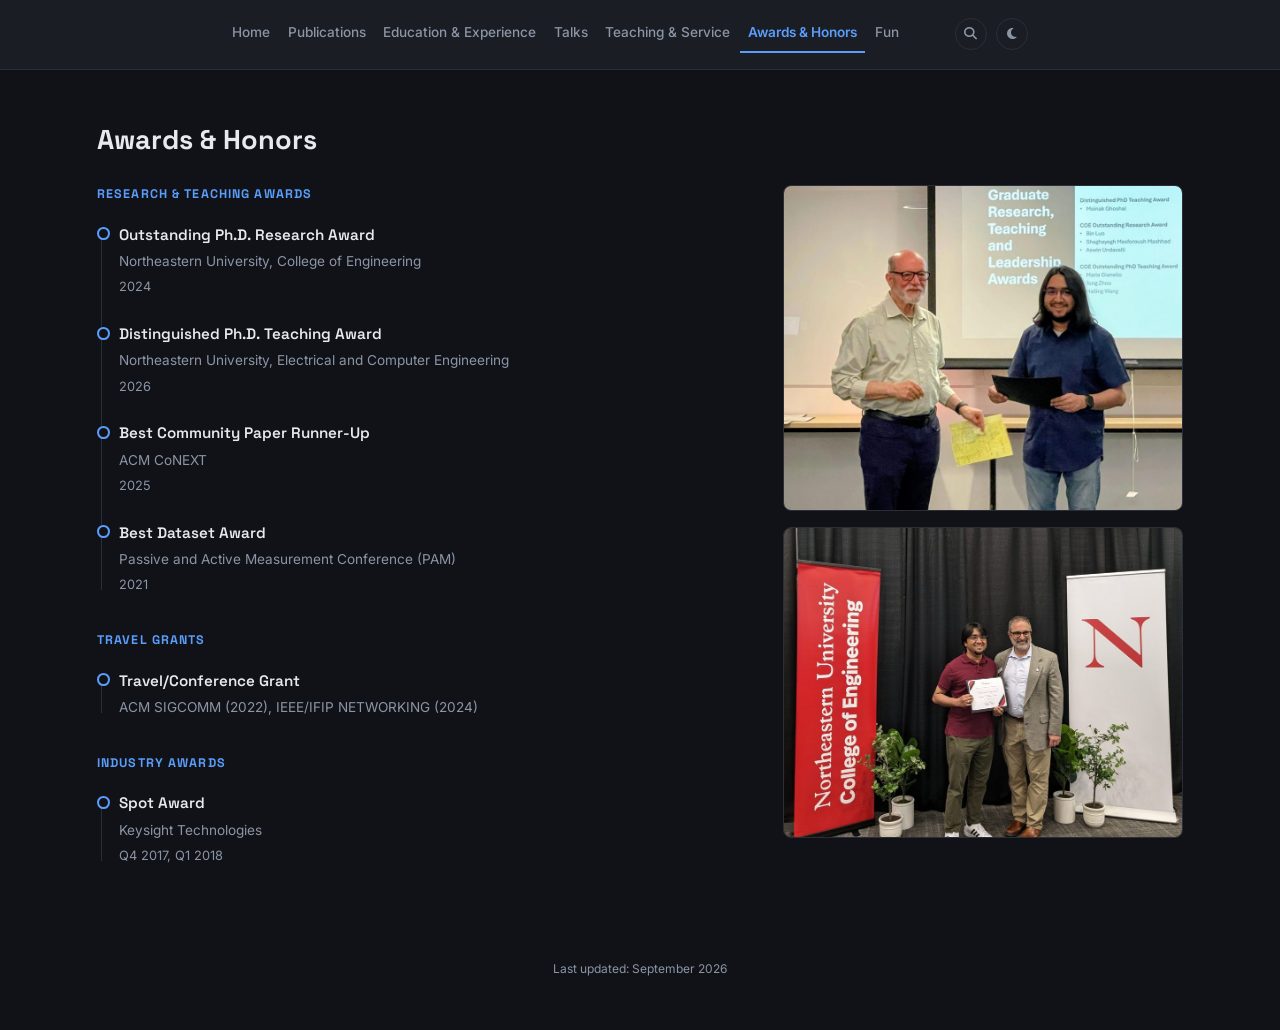
<file: awards.html>
<!DOCTYPE html>
<html lang="en">
<head>
	<meta charset="utf-8" />
	<script>(function(){try{if(localStorage.getItem('theme')==='light')document.documentElement.classList.add('light-theme');}catch(e){}})();</script>
	<meta name="viewport" content="width=device-width, initial-scale=1" />
	<title>Moinak Ghoshal | Awards & Honors</title>
	<meta name="description" content="Awards and honors received by Moinak Ghoshal for his research in wireless networking and mobile systems." />
	<link rel="canonical" href="https://moinakgh.github.io/awards.html" />
	<meta property="og:type" content="website" />
	<meta property="og:title" content="Moinak Ghoshal | Awards & Honors" />
	<meta property="og:description" content="Awards and honors received by Moinak Ghoshal for his research in wireless networking and mobile systems." />
	<meta property="og:url" content="https://moinakgh.github.io/awards.html" />
	<meta property="og:image" content="https://moinakgh.github.io/images/profile-avatar.jpg" />
	<script async src="https://www.googletagmanager.com/gtag/js?id=G-42PERZZ5LN"></script>
	<script>
		window.dataLayer = window.dataLayer || [];
		function gtag() { dataLayer.push(arguments); }
		gtag('js', new Date());
		gtag('config', 'G-42PERZZ5LN');
	</script>
	<link rel="preconnect" href="https://fonts.googleapis.com">
	<link rel="preconnect" href="https://fonts.gstatic.com" crossorigin>
	<link href="https://fonts.googleapis.com/css2?family=Inter:wght@400;500;600;700&display=swap" rel="stylesheet">
	<link rel="stylesheet" href="https://cdnjs.cloudflare.com/ajax/libs/font-awesome/6.5.2/css/all.min.css">
	<link rel="stylesheet" href="assets/css/main.css" />
	<link rel="icon" type="image/png" href="images/favicon.png" />
</head>
<body data-page="awards">
<script src="assets/js/sidebar.js"></script>

<div class="content">
	<div class="container">
		<h2 class="page-title">Awards &amp; Honors</h2>

		<div class="side-photo-layout">
			<div class="side-photo-text-col">
				<p class="category-label" style="margin-top:0;">Research &amp; Teaching Awards</p>
				<ul class="card-list">
					<li>
						<p class="ctitle">Outstanding Ph.D. Research Award</p>
						<p class="cvenue">Northeastern University, College of Engineering</p>
						<p class="cdate">2024</p>
					</li>
					<li>
						<p class="ctitle">Distinguished Ph.D. Teaching Award</p>
						<p class="cvenue">Northeastern University, Electrical and Computer Engineering</p>
						<p class="cdate">2026</p>
					</li>
					<li>
						<p class="ctitle">Best Community Paper Runner-Up</p>
						<p class="cvenue">ACM CoNEXT</p>
						<p class="cdate">2025</p>
					</li>
					<li>
						<p class="ctitle">Best Dataset Award</p>
						<p class="cvenue">Passive and Active Measurement Conference (PAM)</p>
						<p class="cdate">2021</p>
					</li>
				</ul>

				<p class="category-label">Travel Grants</p>
				<ul class="card-list">
					<li>
						<p class="ctitle">Travel/Conference Grant</p>
						<p class="cvenue">ACM SIGCOMM (2022), IEEE/IFIP NETWORKING (2024)</p>
					</li>
				</ul>

				<p class="category-label">Industry Awards</p>
				<ul class="card-list">
					<li>
						<p class="ctitle">Spot Award</p>
						<p class="cvenue">Keysight Technologies</p>
						<p class="cdate">Q4 2017, Q1 2018</p>
					</li>
				</ul>
			</div>
			<div class="side-photo-col">
				<img src="images/distinguished_teaching_award_1.jpg" alt="Distinguished Ph.D. Teaching Award">
				<img src="images/research_award_1.jpg" alt="Outstanding Ph.D. Research Award">
			</div>
		</div>
	</div>
</div>

<script src="assets/js/publications-data.js"></script>
<script src="assets/js/search-data.js"></script>
<script src="assets/js/search.js"></script>
</body>
</html>
</file>
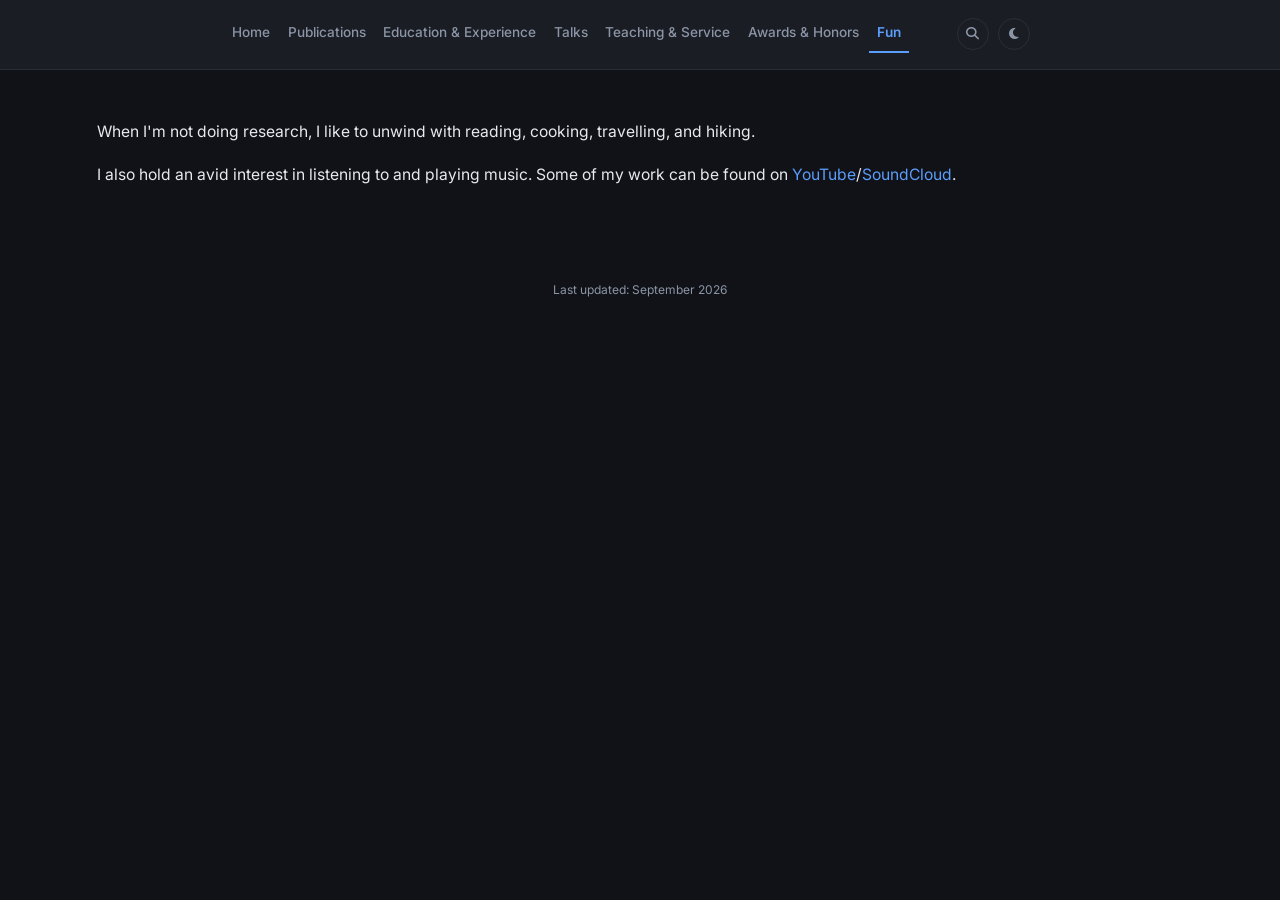
<file: beyond-research.html>
<!DOCTYPE html>
<html lang="en">
<head>
	<meta charset="utf-8" />
	<script>(function(){try{if(localStorage.getItem('theme')==='light')document.documentElement.classList.add('light-theme');}catch(e){}})();</script>
	<meta name="viewport" content="width=device-width, initial-scale=1" />
	<title>Moinak Ghoshal | Fun</title>
	<meta name="description" content="A look at Moinak Ghoshal's interests and activities outside of research." />
	<link rel="canonical" href="https://moinakgh.github.io/beyond-research.html" />
	<meta property="og:type" content="website" />
	<meta property="og:title" content="Moinak Ghoshal | Fun" />
	<meta property="og:description" content="A look at Moinak Ghoshal's interests and activities outside of research." />
	<meta property="og:url" content="https://moinakgh.github.io/beyond-research.html" />
	<meta property="og:image" content="https://moinakgh.github.io/images/profile-avatar.jpg" />
	<script async src="https://www.googletagmanager.com/gtag/js?id=G-42PERZZ5LN"></script>
	<script>
		window.dataLayer = window.dataLayer || [];
		function gtag() { dataLayer.push(arguments); }
		gtag('js', new Date());
		gtag('config', 'G-42PERZZ5LN');
	</script>
	<link rel="preconnect" href="https://fonts.googleapis.com">
	<link rel="preconnect" href="https://fonts.gstatic.com" crossorigin>
	<link href="https://fonts.googleapis.com/css2?family=Inter:wght@400;500;600;700&display=swap" rel="stylesheet">
	<link rel="stylesheet" href="https://cdnjs.cloudflare.com/ajax/libs/font-awesome/6.5.2/css/all.min.css">
	<link rel="stylesheet" href="assets/css/main.css" />
	<link rel="icon" type="image/png" href="images/favicon.png" />
</head>
<body data-page="beyond">
<script src="assets/js/sidebar.js"></script>

<div class="content">
	<div class="container">
		<!-- <h2 class="page-title">Fun</h2> -->

		<p class="research-bio">
			When I'm not doing research, I like to unwind with reading, cooking, travelling, and hiking.
		</p>
		<p class="research-bio" style="margin-top:1em;">
			I also hold an avid interest in listening to and playing music. Some of my work can be found on
			<a target="_blank" rel="noopener" href="https://www.youtube.com/@moinakjumpy">YouTube</a>/<a target="_blank" rel="noopener" href="https://soundcloud.com/moinak-slowhand">SoundCloud</a>.
		</p>
	</div>
</div>

<script src="assets/js/publications-data.js"></script>
<script src="assets/js/search-data.js"></script>
<script src="assets/js/search.js"></script>
</body>
</html>
</file>
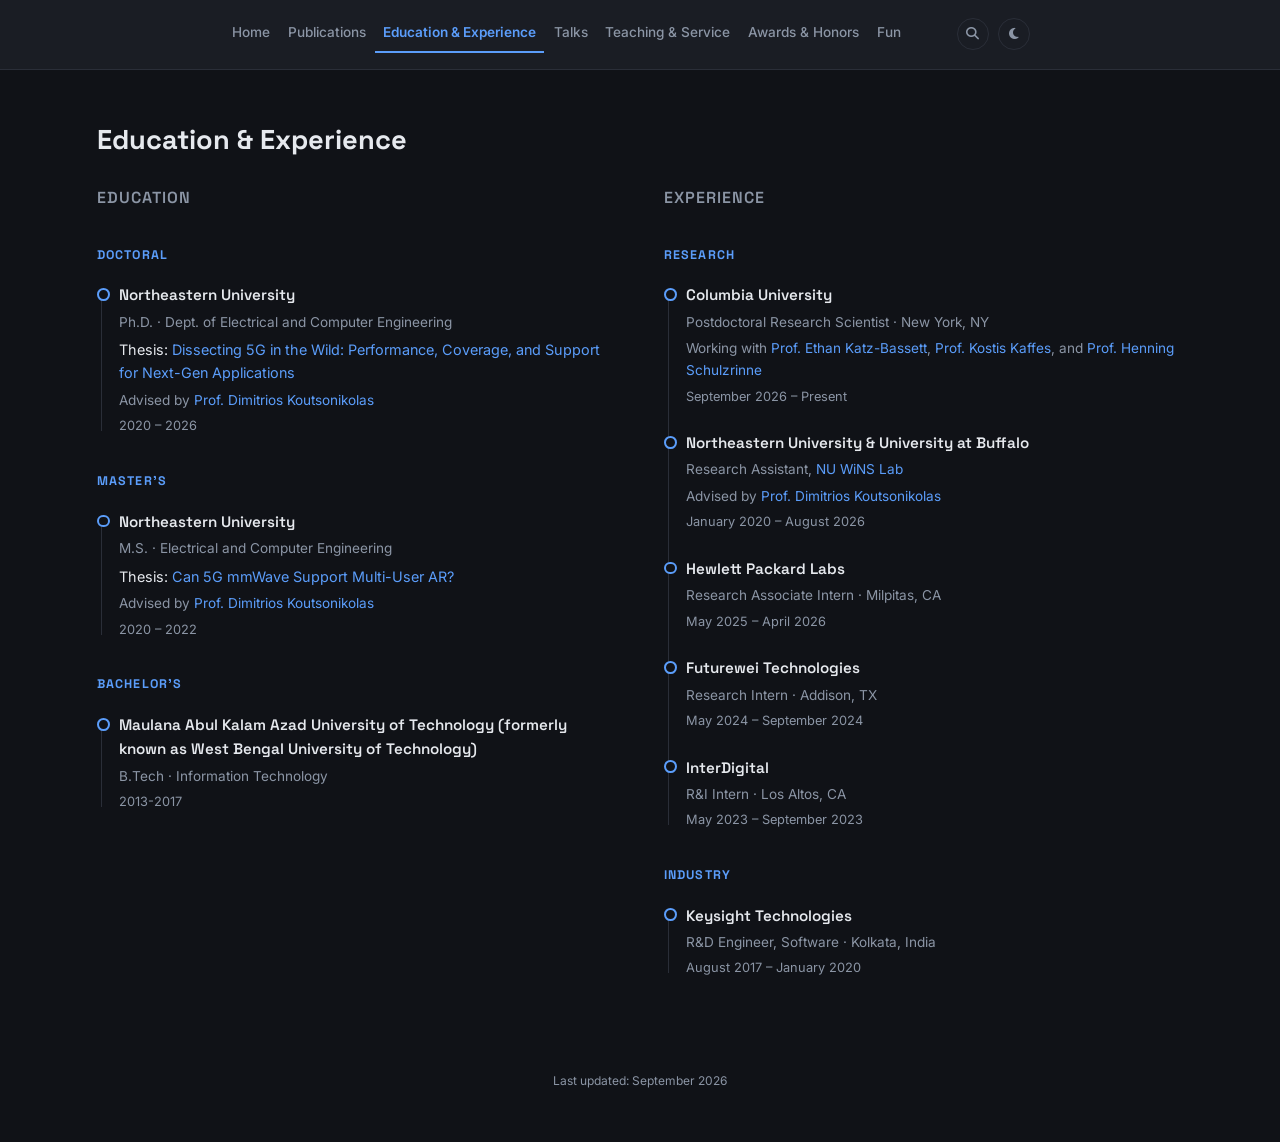
<file: education.html>
<!DOCTYPE html>
<html lang="en">
<head>
	<meta charset="utf-8" />
	<script>(function(){try{if(localStorage.getItem('theme')==='light')document.documentElement.classList.add('light-theme');}catch(e){}})();</script>
	<meta name="viewport" content="width=device-width, initial-scale=1" />
	<title>Moinak Ghoshal | Education &amp; Experience</title>
	<meta name="description" content="Education and professional experience of Moinak Ghoshal, including his Ph.D. at Northeastern University and postdoctoral research at Columbia University." />
	<link rel="canonical" href="https://moinakgh.github.io/education.html" />
	<meta property="og:type" content="website" />
	<meta property="og:title" content="Moinak Ghoshal | Education & Experience" />
	<meta property="og:description" content="Education and professional experience of Moinak Ghoshal." />
	<meta property="og:url" content="https://moinakgh.github.io/education.html" />
	<meta property="og:image" content="https://moinakgh.github.io/images/profile-avatar.jpg" />
	<script async src="https://www.googletagmanager.com/gtag/js?id=G-42PERZZ5LN"></script>
	<script>
		window.dataLayer = window.dataLayer || [];
		function gtag() { dataLayer.push(arguments); }
		gtag('js', new Date());
		gtag('config', 'G-42PERZZ5LN');
	</script>
	<link rel="preconnect" href="https://fonts.googleapis.com">
	<link rel="preconnect" href="https://fonts.gstatic.com" crossorigin>
	<link href="https://fonts.googleapis.com/css2?family=Inter:wght@400;500;600;700&display=swap" rel="stylesheet">
	<link rel="stylesheet" href="https://cdnjs.cloudflare.com/ajax/libs/font-awesome/6.5.2/css/all.min.css">
	<link rel="stylesheet" href="assets/css/main.css" />
	<link rel="icon" type="image/png" href="images/favicon.png" />
</head>
<body data-page="education">
<script src="assets/js/sidebar.js"></script>

<div class="content">
	<div class="container">
		<h2 class="page-title">Education &amp; Experience</h2>

		<div class="edu-exp-grid">
			<div class="edu-exp-col">
				<h3 class="profile-section-header" style="margin-top:0;">Education</h3>

				<p class="category-label">Doctoral</p>
				<ul class="card-list">
					<li>
						<p class="ctitle">Northeastern University</p>
						<p class="cvenue">Ph.D. &middot; Dept. of Electrical and Computer Engineering</p>
						<p class="cdesc">Thesis: <a target="_blank" rel="noopener" href="papers/Moinak_Ghoshal_PhD_Thesis.pdf">Dissecting 5G in the Wild: Performance, Coverage, and Support for Next-Gen Applications</a></p>
						<p class="cmentor">Advised by <a target="_blank" rel="noopener" href="https://ece.northeastern.edu/fac-ece/dkoutsonikolas/">Prof. Dimitrios Koutsonikolas</a></p>
						<p class="cdate">2020 &ndash; 2026</p>
					</li>
				</ul>

				<p class="category-label">Master's</p>
				<ul class="card-list">
					<li>
						<p class="ctitle">Northeastern University</p>
						<p class="cvenue">M.S. &middot; Electrical and Computer Engineering</p>
						<p class="cdesc">Thesis: <a target="_blank" rel="noopener" href="papers/Moinak_Ghoshal_Master_s_Thesis_2022.pdf">Can 5G mmWave Support Multi-User AR?</a></p>
						<p class="cmentor">Advised by <a target="_blank" rel="noopener" href="https://ece.northeastern.edu/fac-ece/dkoutsonikolas/">Prof. Dimitrios Koutsonikolas</a></p>
						<p class="cdate">2020 &ndash; 2022</p>
					</li>
				</ul>

				<p class="category-label">Bachelor's</p>
				<ul class="card-list">
					<li>
						<p class="ctitle">Maulana Abul Kalam Azad University of Technology (formerly known as West Bengal University of Technology)</p>
						<p class="cvenue">B.Tech &middot; Information Technology</p>
						<p class="cdate">2013-2017</p>
					</li>
				</ul>
			</div>

			<div class="edu-exp-col">
				<h3 class="profile-section-header" style="margin-top:0;">Experience</h3>

				<p class="category-label">Research</p>
				<ul class="card-list">
					<li>
						<p class="ctitle">Columbia University</p>
						<p class="cvenue">Postdoctoral Research Scientist &middot; New York, NY</p>
						<p class="cmentor">Working with <a target="_blank" rel="noopener" href="https://www.columbia.edu/~ebk2141/">Prof. Ethan Katz-Bassett</a>, <a target="_blank" rel="noopener" href="https://www.cs.columbia.edu/~kkaffes/">Prof. Kostis Kaffes</a>, and <a target="_blank" rel="noopener" href="https://www.engineering.columbia.edu/faculty-staff/directory/henning-g-schulzrinne">Prof. Henning Schulzrinne</a></p>
						<p class="cdate">September 2026 &ndash; Present</p>
					</li>
					<li>
						<p class="ctitle">Northeastern University &amp; University at Buffalo</p>
						<p class="cvenue">Research Assistant, <a target="_blank" rel="noopener" href="https://ece.northeastern.edu/fac-ece/dkoutsonikolas/nuwins/">NU WiNS Lab</a></p>
						<p class="cmentor">Advised by <a target="_blank" rel="noopener" href="https://ece.northeastern.edu/fac-ece/dkoutsonikolas/">Prof. Dimitrios Koutsonikolas</a></p>
						<p class="cdate">January 2020 &ndash; August 2026</p>
					</li>
					<li>
						<p class="ctitle">Hewlett Packard Labs</p>
						<p class="cvenue">Research Associate Intern &middot; Milpitas, CA</p>
						<p class="cdate">May 2025 &ndash; April 2026</p>
					</li>
					<li>
						<p class="ctitle">Futurewei Technologies</p>
						<p class="cvenue">Research Intern &middot; Addison, TX</p>
						<p class="cdate">May 2024 &ndash; September 2024</p>
					</li>
					<li>
						<p class="ctitle">InterDigital</p>
						<p class="cvenue">R&amp;I Intern &middot; Los Altos, CA</p>
						<p class="cdate">May 2023 &ndash; September 2023</p>
					</li>
				</ul>

				<p class="category-label">Industry</p>
				<ul class="card-list">
					<li>
						<p class="ctitle">Keysight Technologies</p>
						<p class="cvenue">R&amp;D Engineer, Software &middot; Kolkata, India</p>
						<p class="cdate">August 2017 &ndash; January 2020</p>
					</li>
				</ul>
			</div>
		</div>
	</div>
</div>

<script src="assets/js/publications-data.js"></script>
<script src="assets/js/search-data.js"></script>
<script src="assets/js/search.js"></script>
</body>
</html>
</file>
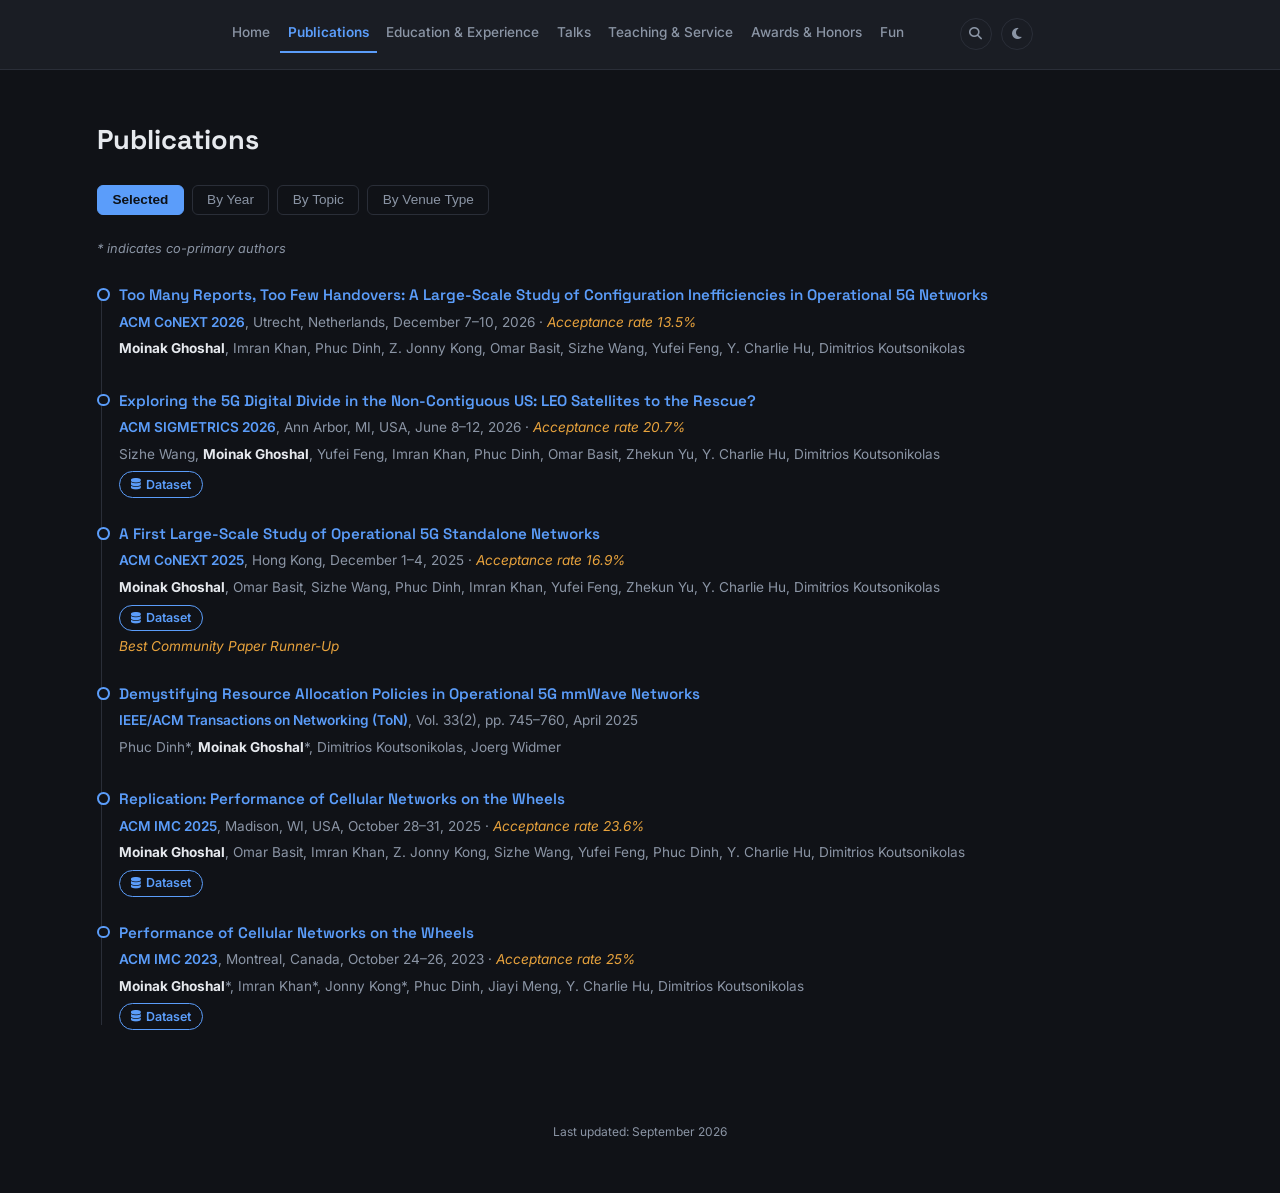
<file: publications.html>
<!DOCTYPE html>
<html lang="en">
<head>
	<meta charset="utf-8" />
	<script>(function(){try{if(localStorage.getItem('theme')==='light')document.documentElement.classList.add('light-theme');}catch(e){}})();</script>
	<meta name="viewport" content="width=device-width, initial-scale=1" />
	<title>Moinak Ghoshal | Publications</title>
	<meta name="description" content="Publications by Moinak Ghoshal on 5G/6G networks, mobile systems, and wireless network measurement, including papers at ACM IMC, SIGCOMM, MobiCom, MobiHoc, and IEEE/ACM ToN." />
	<link rel="canonical" href="https://moinakgh.github.io/publications.html" />
	<meta property="og:type" content="website" />
	<meta property="og:title" content="Moinak Ghoshal | Publications" />
	<meta property="og:description" content="Publications by Moinak Ghoshal on 5G/6G networks, mobile systems, and wireless network measurement." />
	<meta property="og:url" content="https://moinakgh.github.io/publications.html" />
	<meta property="og:image" content="https://moinakgh.github.io/images/profile-avatar.jpg" />
	<script async src="https://www.googletagmanager.com/gtag/js?id=G-42PERZZ5LN"></script>
	<script>
		window.dataLayer = window.dataLayer || [];
		function gtag() { dataLayer.push(arguments); }
		gtag('js', new Date());
		gtag('config', 'G-42PERZZ5LN');
	</script>
	<link rel="preconnect" href="https://fonts.googleapis.com">
	<link rel="preconnect" href="https://fonts.gstatic.com" crossorigin>
	<link href="https://fonts.googleapis.com/css2?family=Inter:wght@400;500;600;700&display=swap" rel="stylesheet">
	<link rel="stylesheet" href="https://cdnjs.cloudflare.com/ajax/libs/font-awesome/6.5.2/css/all.min.css">
	<link rel="stylesheet" href="assets/css/main.css" />
	<link rel="icon" type="image/png" href="images/favicon.png" />
</head>
<body data-page="publications">
<script src="assets/js/sidebar.js"></script>

<div class="content">
	<div class="container">
		<h2 class="page-title">Publications</h2>

		<div class="pub-toggle-bar">
			<button class="toggle-btn active" data-view="selected">Selected</button>
			<button class="toggle-btn" data-view="year">By Year</button>
			<button class="toggle-btn" data-view="topic">By Topic</button>
			<button class="toggle-btn" data-view="venue">By Venue Type</button>
		</div>

		<p class="pub-note">* indicates co-primary authors</p>

		<div id="pub-view-selected" class="pub-view active"></div>
		<div id="pub-view-year" class="pub-view"></div>
		<div id="pub-view-topic" class="pub-view"></div>
		<div id="pub-view-venue" class="pub-view"></div>
	</div>
</div>

<script src="assets/js/publications-data.js"></script>
<script src="assets/js/publications.js"></script>
<script src="assets/js/search-data.js"></script>
<script src="assets/js/search.js"></script>
</body>
</html>
</file>
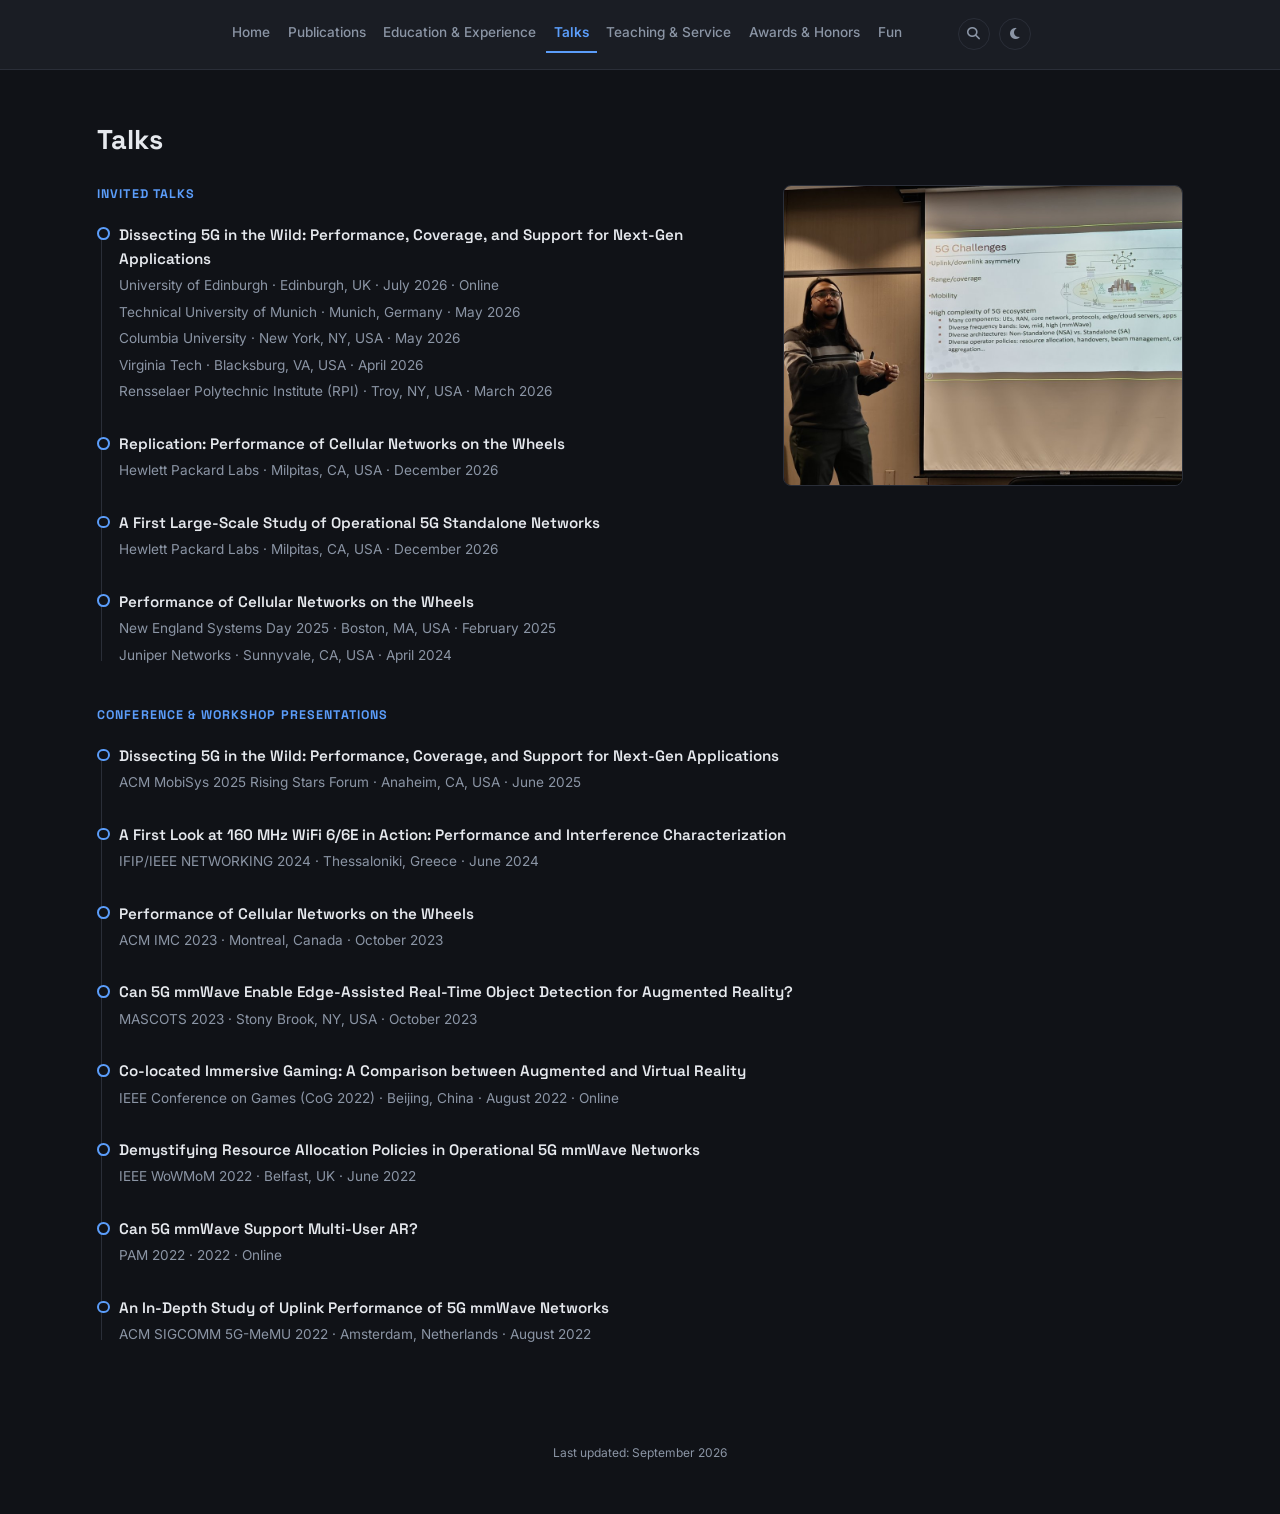
<file: talks.html>
<!DOCTYPE html>
<html lang="en">
<head>
	<meta charset="utf-8" />
	<script>(function(){try{if(localStorage.getItem('theme')==='light')document.documentElement.classList.add('light-theme');}catch(e){}})();</script>
	<meta name="viewport" content="width=device-width, initial-scale=1" />
	<title>Moinak Ghoshal | Talks</title>
	<meta name="description" content="Invited talks and presentations by Moinak Ghoshal on 5G/6G networks and wireless systems research." />
	<link rel="canonical" href="https://moinakgh.github.io/talks.html" />
	<meta property="og:type" content="website" />
	<meta property="og:title" content="Moinak Ghoshal | Talks" />
	<meta property="og:description" content="Invited talks and presentations by Moinak Ghoshal on 5G/6G networks and wireless systems research." />
	<meta property="og:url" content="https://moinakgh.github.io/talks.html" />
	<meta property="og:image" content="https://moinakgh.github.io/images/profile-avatar.jpg" />
	<script async src="https://www.googletagmanager.com/gtag/js?id=G-42PERZZ5LN"></script>
	<script>
		window.dataLayer = window.dataLayer || [];
		function gtag() { dataLayer.push(arguments); }
		gtag('js', new Date());
		gtag('config', 'G-42PERZZ5LN');
	</script>
	<link rel="preconnect" href="https://fonts.googleapis.com">
	<link rel="preconnect" href="https://fonts.gstatic.com" crossorigin>
	<link href="https://fonts.googleapis.com/css2?family=Inter:wght@400;500;600;700&display=swap" rel="stylesheet">
	<link rel="stylesheet" href="https://cdnjs.cloudflare.com/ajax/libs/font-awesome/6.5.2/css/all.min.css">
	<link rel="stylesheet" href="assets/css/main.css" />
	<link rel="icon" type="image/png" href="images/favicon.png" />
</head>
<body data-page="talks">
<script src="assets/js/sidebar.js"></script>

<div class="content">
	<div class="container">
		<h2 class="page-title">Talks</h2>

		<div class="side-photo-layout">
			<div class="side-photo-text-col">
				<p class="category-label" style="margin-top:0;">Invited Talks</p>
				<ul class="card-list">
					<li>
						<p class="ctitle">Dissecting 5G in the Wild: Performance, Coverage, and Support for Next-Gen Applications</p>
						<p class="cvenue">University of Edinburgh &middot; Edinburgh, UK &middot; July 2026 &middot; Online</p>
						<p class="cvenue">Technical University of Munich &middot; Munich, Germany &middot; May 2026</p>
						<p class="cvenue">Columbia University &middot; New York, NY, USA &middot; May 2026</p>
						<p class="cvenue">Virginia Tech &middot; Blacksburg, VA, USA &middot; April 2026</p>
						<p class="cvenue">Rensselaer Polytechnic Institute (RPI) &middot; Troy, NY, USA &middot; March 2026</p>
					</li>
					<li>
						<p class="ctitle">Replication: Performance of Cellular Networks on the Wheels</p>
						<p class="cvenue">Hewlett Packard Labs &middot; Milpitas, CA, USA &middot; December 2026</p>
					</li>
					<li>
						<p class="ctitle">A First Large-Scale Study of Operational 5G Standalone Networks</p>
						<p class="cvenue">Hewlett Packard Labs &middot; Milpitas, CA, USA &middot; December 2026</p>
					</li>
					<li>
						<p class="ctitle">Performance of Cellular Networks on the Wheels</p>
						<p class="cvenue">New England Systems Day 2025 &middot; Boston, MA, USA &middot; February 2025</p>
						<p class="cvenue">Juniper Networks &middot; Sunnyvale, CA, USA &middot; April 2024</p>
					</li>
				</ul>
			</div>
			<div class="side-photo-col">
				<img src="images/rpi_invited_talk_3.jpeg" alt="Invited talk at Rensselaer Polytechnic Institute">
			</div>
		</div>

		<p class="category-label">Conference &amp; Workshop Presentations</p>
		<ul class="card-list">
			<li>
				<p class="ctitle">Dissecting 5G in the Wild: Performance, Coverage, and Support for Next-Gen Applications</p>
				<p class="cvenue">ACM MobiSys 2025 Rising Stars Forum &middot; Anaheim, CA, USA &middot; June 2025</p>
			</li>
			<li>
				<p class="ctitle">A First Look at 160 MHz WiFi 6/6E in Action: Performance and Interference Characterization</p>
				<p class="cvenue">IFIP/IEEE NETWORKING 2024 &middot; Thessaloniki, Greece &middot; June 2024</p>
			</li>
			<li>
				<p class="ctitle">Performance of Cellular Networks on the Wheels</p>
				<p class="cvenue">ACM IMC 2023 &middot; Montreal, Canada &middot; October 2023</p>
			</li>
			<li>
				<p class="ctitle">Can 5G mmWave Enable Edge-Assisted Real-Time Object Detection for Augmented Reality?</p>
				<p class="cvenue">MASCOTS 2023 &middot; Stony Brook, NY, USA &middot; October 2023</p>
			</li>
			<li>
				<p class="ctitle">Co-located Immersive Gaming: A Comparison between Augmented and Virtual Reality</p>
				<p class="cvenue">IEEE Conference on Games (CoG 2022) &middot; Beijing, China &middot; August 2022 &middot; Online</p>
			</li>
			<li>
				<p class="ctitle">Demystifying Resource Allocation Policies in Operational 5G mmWave Networks</p>
				<p class="cvenue">IEEE WoWMoM 2022 &middot; Belfast, UK &middot; June 2022</p>
			</li>
			<li>
				<p class="ctitle">Can 5G mmWave Support Multi-User AR?</p>
				<p class="cvenue">PAM 2022 &middot; 2022 &middot; Online</p>
			</li>
			<li>
				<p class="ctitle">An In-Depth Study of Uplink Performance of 5G mmWave Networks</p>
				<p class="cvenue">ACM SIGCOMM 5G-MeMU 2022 &middot; Amsterdam, Netherlands &middot; August 2022</p>
			</li>
		</ul>
	</div>
</div>

<script src="assets/js/publications-data.js"></script>
<script src="assets/js/search-data.js"></script>
<script src="assets/js/search.js"></script>
</body>
</html>
</file>
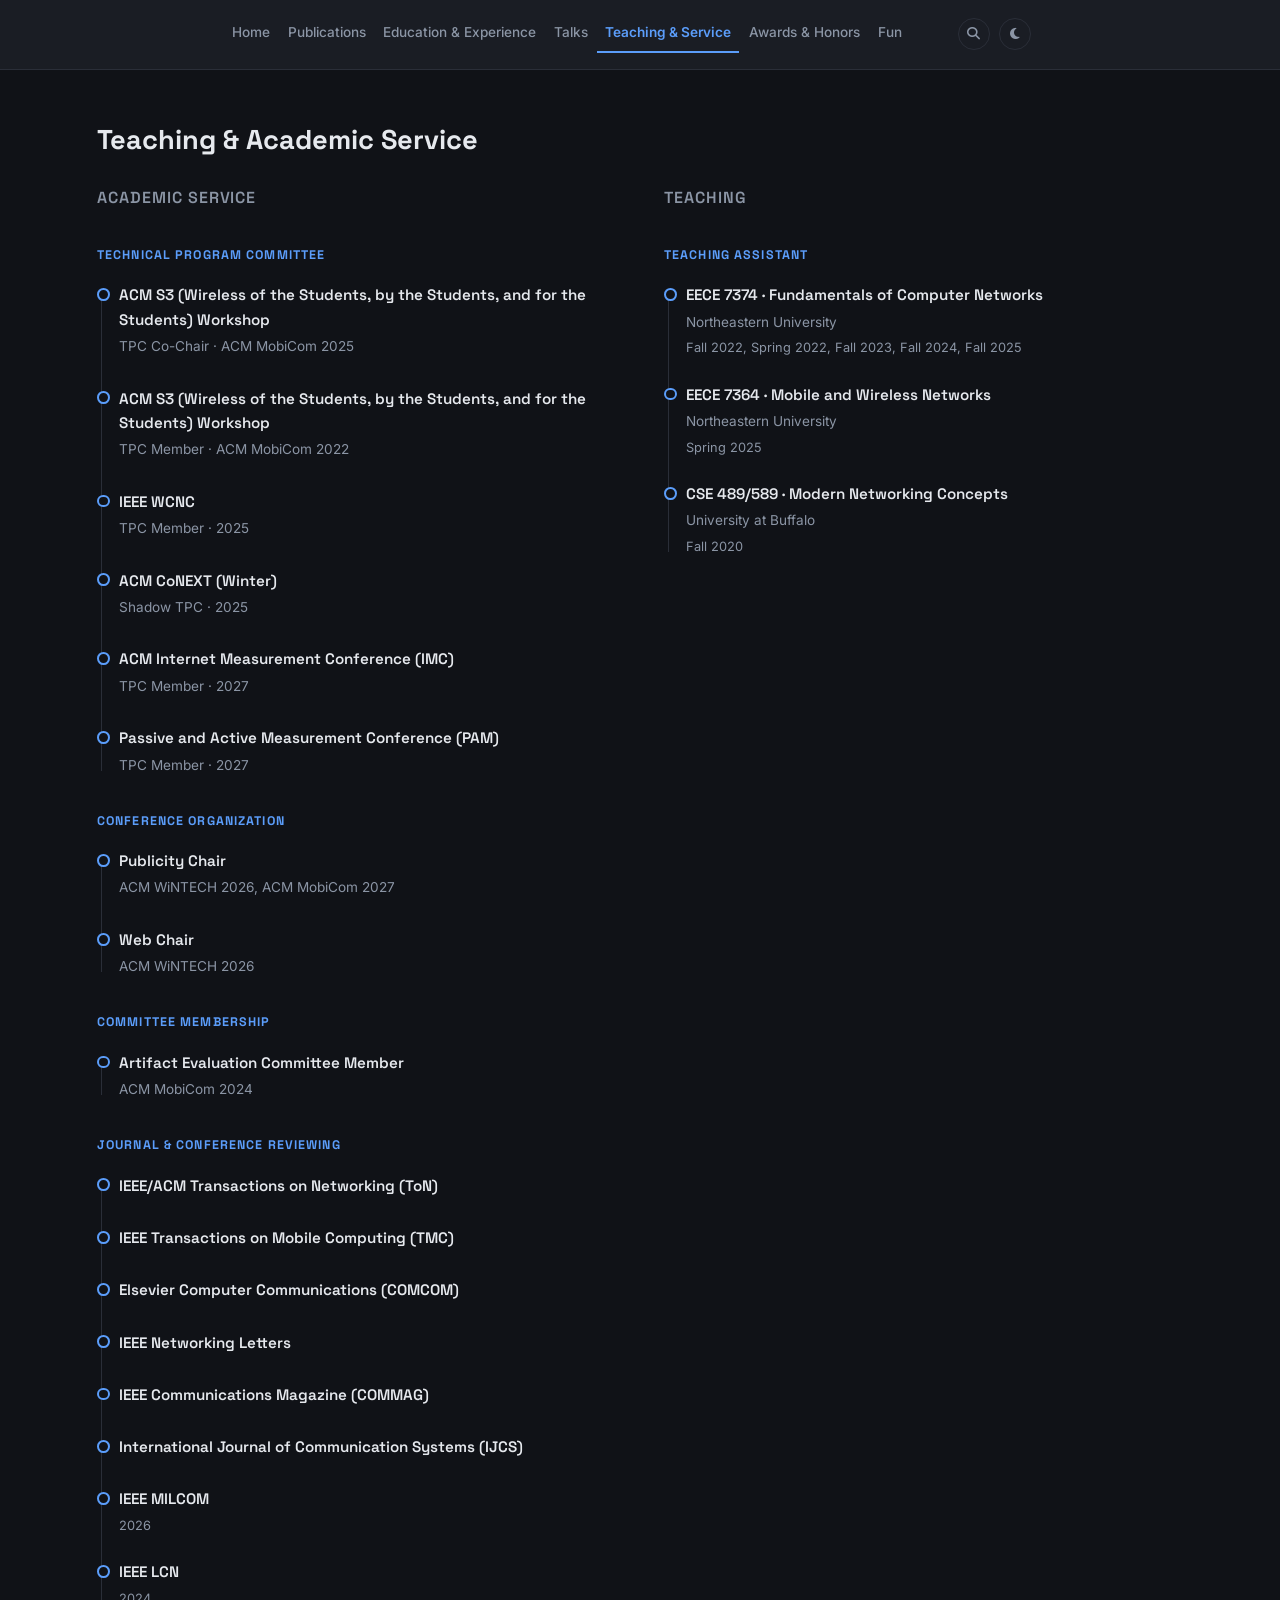
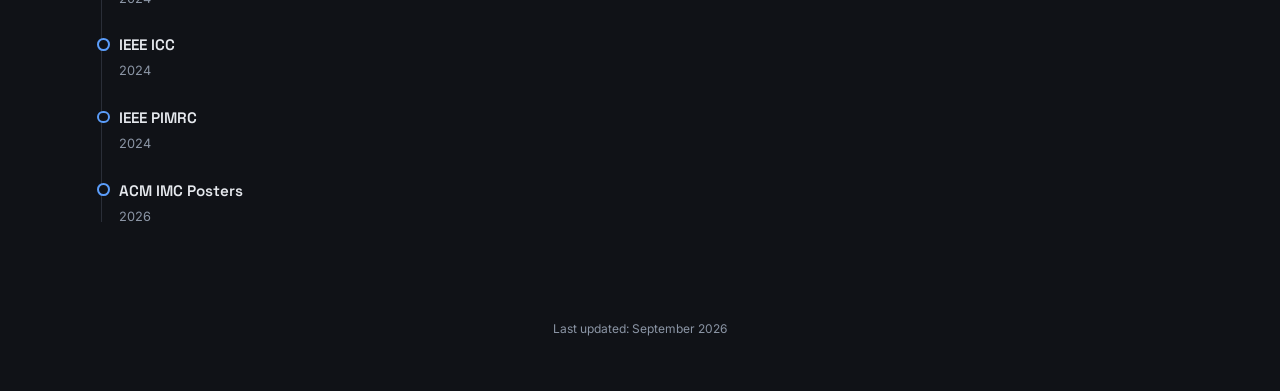
<file: teaching.html>
<!DOCTYPE html>
<html lang="en">
<head>
	<meta charset="utf-8" />
	<script>(function(){try{if(localStorage.getItem('theme')==='light')document.documentElement.classList.add('light-theme');}catch(e){}})();</script>
	<meta name="viewport" content="width=device-width, initial-scale=1" />
	<title>Moinak Ghoshal | Teaching &amp; Academic Service</title>
	<meta name="description" content="Teaching and academic service activities of Moinak Ghoshal." />
	<link rel="canonical" href="https://moinakgh.github.io/teaching.html" />
	<meta property="og:type" content="website" />
	<meta property="og:title" content="Moinak Ghoshal | Teaching & Academic Service" />
	<meta property="og:description" content="Teaching and academic service activities of Moinak Ghoshal." />
	<meta property="og:url" content="https://moinakgh.github.io/teaching.html" />
	<meta property="og:image" content="https://moinakgh.github.io/images/profile-avatar.jpg" />
	<script async src="https://www.googletagmanager.com/gtag/js?id=G-42PERZZ5LN"></script>
	<script>
		window.dataLayer = window.dataLayer || [];
		function gtag() { dataLayer.push(arguments); }
		gtag('js', new Date());
		gtag('config', 'G-42PERZZ5LN');
	</script>
	<link rel="preconnect" href="https://fonts.googleapis.com">
	<link rel="preconnect" href="https://fonts.gstatic.com" crossorigin>
	<link href="https://fonts.googleapis.com/css2?family=Inter:wght@400;500;600;700&display=swap" rel="stylesheet">
	<link rel="stylesheet" href="https://cdnjs.cloudflare.com/ajax/libs/font-awesome/6.5.2/css/all.min.css">
	<link rel="stylesheet" href="assets/css/main.css" />
	<link rel="icon" type="image/png" href="images/favicon.png" />
</head>
<body data-page="teaching">
<script src="assets/js/sidebar.js"></script>

<div class="content">
	<div class="container">
		<h2 class="page-title">Teaching &amp; Academic Service</h2>

		<div class="edu-exp-grid">
			<div class="edu-exp-col">
				<h3 class="profile-section-header" style="margin-top:0;">Academic Service</h3>

				<p class="category-label">Technical Program Committee</p>
				<ul class="card-list">
					<li>
						<p class="ctitle">ACM S3 (Wireless of the Students, by the Students, and for the Students) Workshop</p>
						<p class="cvenue">TPC Co-Chair &middot; ACM MobiCom 2025</p>
					</li>
					<li>
						<p class="ctitle">ACM S3 (Wireless of the Students, by the Students, and for the Students) Workshop</p>
						<p class="cvenue">TPC Member &middot; ACM MobiCom 2022</p>
					</li>
					<li>
						<p class="ctitle">IEEE WCNC</p>
						<p class="cvenue">TPC Member &middot; 2025</p>
					</li>
					<li>
						<p class="ctitle">ACM CoNEXT (Winter)</p>
						<p class="cvenue">Shadow TPC &middot; 2025</p>
					</li>
					<li>
						<p class="ctitle">ACM Internet Measurement Conference (IMC)</p>
						<p class="cvenue">TPC Member &middot; 2027</p>
					</li>
					<li>
						<p class="ctitle">Passive and Active Measurement Conference (PAM)</p>
						<p class="cvenue">TPC Member &middot; 2027</p>
					</li>
				</ul>

				<p class="category-label">Conference Organization</p>
				<ul class="card-list">
					<li>
						<p class="ctitle">Publicity Chair</p>
						<p class="cvenue">ACM WiNTECH 2026, ACM MobiCom 2027</p>
					</li>
					<li>
						<p class="ctitle">Web Chair</p>
						<p class="cvenue">ACM WiNTECH 2026</p>
					</li>
				</ul>

				<p class="category-label">Committee Membership</p>
				<ul class="card-list">
					<li>
						<p class="ctitle">Artifact Evaluation Committee Member</p>
						<p class="cvenue">ACM MobiCom 2024</p>
					</li>
				</ul>

				<p class="category-label">Journal &amp; Conference Reviewing</p>
				<ul class="card-list">
					<li>
						<p class="ctitle">IEEE/ACM Transactions on Networking (ToN)</p>
					</li>
					<li>
						<p class="ctitle">IEEE Transactions on Mobile Computing (TMC)</p>
					</li>
					<li>
						<p class="ctitle">Elsevier Computer Communications (COMCOM)</p>
					</li>
					<li>
						<p class="ctitle">IEEE Networking Letters</p>
					</li>
					<li>
						<p class="ctitle">IEEE Communications Magazine (COMMAG)</p>
					</li>
					<li>
						<p class="ctitle">International Journal of Communication Systems (IJCS)</p>
					</li>
					<li>
						<p class="ctitle">IEEE MILCOM</p>
						<p class="cdate">2026</p>
					</li>
					<li>
						<p class="ctitle">IEEE LCN</p>
						<p class="cdate">2024</p>
					</li>
					<li>
						<p class="ctitle">IEEE ICC</p>
						<p class="cdate">2024</p>
					</li>
					<li>
						<p class="ctitle">IEEE PIMRC</p>
						<p class="cdate">2024</p>
					</li>
					<li>
						<p class="ctitle">ACM IMC Posters</p>
						<p class="cdate">2026</p>
					</li>
				</ul>
			</div>

			<div class="edu-exp-col">
				<h3 class="profile-section-header" style="margin-top:0;">Teaching</h3>

				<p class="category-label">Teaching Assistant</p>
				<ul class="card-list">
					<li>
						<p class="ctitle">EECE 7374 &middot; Fundamentals of Computer Networks</p>
						<p class="cvenue">Northeastern University</p>
						<p class="cdate">Fall 2022, Spring 2022, Fall 2023, Fall 2024, Fall 2025</p>
					</li>
					<li>
						<p class="ctitle">EECE 7364 &middot; Mobile and Wireless Networks</p>
						<p class="cvenue">Northeastern University</p>
						<p class="cdate">Spring 2025</p>
					</li>
					<li>
						<p class="ctitle">CSE 489/589 &middot; Modern Networking Concepts</p>
						<p class="cvenue">University at Buffalo</p>
						<p class="cdate">Fall 2020</p>
					</li>
				</ul>
			</div>
		</div>
	</div>
</div>

<script src="assets/js/publications-data.js"></script>
<script src="assets/js/search-data.js"></script>
<script src="assets/js/search.js"></script>
</body>
</html>
</file>
<file: assets/css/main.css>
@import url('https://fonts.googleapis.com/css2?family=Space+Grotesk:wght@500;600;700&display=swap');

:root {
	--fg: #e6e9ee;
	--fg-muted: #8b95a5;
	--bg: #101217;
	--bg-alt: #1a1d24;
	--border: #2a2e38;
	--accent: #5b9dfa;
	--accent-bg: #1c2c4a;
	--accent-ink: #0d1117;
	--amber: #e8a33d;
}

html.light-theme {
	--fg: #1c1f26;
	--fg-muted: #5b6472;
	--bg: #ffffff;
	--bg-alt: #f5f6f8;
	--border: #c7cdd6;
	--accent: #2563eb;
	--accent-bg: #eaf0fe;
	--accent-ink: #ffffff;
	--amber: #a15f04;
}

* { box-sizing: border-box; }

body, .topbar, .card-list li, .placeholder-box, .rtag {
	transition: background-color 0.2s ease, color 0.2s ease, border-color 0.2s ease;
}

html {
	font-size: 16px;
}

html, body {
	margin: 0;
	min-height: 100%;
}

body {
	font-family: 'Inter', -apple-system, BlinkMacSystemFont, 'Segoe UI', sans-serif;
	color: var(--fg);
	background: var(--bg);
	line-height: 1.6;
}

h1, h2.page-title, h3.profile-section-header,
.ctitle, .category-label, .page-tagline, .home-main h1 {
	font-family: 'Space Grotesk', 'Inter', sans-serif;
}

/* Top bar (replaces the old left sidebar) */
.topbar {
	position: sticky;
	top: 0;
	z-index: 20;
	background: var(--bg-alt);
	border-bottom: 1px solid var(--border);
}

.topbar-inner {
	max-width: 1600px;
	margin: 0 auto;
	padding: 1rem 3rem 1rem 14rem;
	display: flex;
	align-items: center;
	gap: 3rem;
}

.top-nav {
	display: flex;
	flex-wrap: nowrap;
	gap: 0.1rem;
}

.top-nav a {
	padding: 0.4rem 0.5rem;
	border-bottom: 2px solid transparent;
	color: var(--fg-muted);
	text-decoration: none;
	font-size: 0.85rem;
	font-weight: 500;
	white-space: nowrap;
}

.top-nav a:hover {
	color: var(--fg);
}

.top-nav a.active {
	color: var(--accent);
	border-bottom-color: var(--accent);
	font-weight: 600;
}

.topbar-actions {
	flex-shrink: 0;
	display: flex;
	align-items: center;
	gap: 0.6rem;
}

.search-trigger {
	flex-shrink: 0;
	width: 2rem;
	height: 2rem;
	border-radius: 50%;
	border: 1px solid var(--border);
	background: none;
	display: flex;
	align-items: center;
	justify-content: center;
	color: var(--fg-muted);
	font-size: 0.8rem;
	cursor: pointer;
}

.search-trigger:hover {
	border-color: var(--accent);
	color: var(--accent);
}

.theme-toggle {
	flex-shrink: 0;
	width: 2rem;
	height: 2rem;
	border-radius: 50%;
	border: 1px solid var(--border);
	background: none;
	display: flex;
	align-items: center;
	justify-content: center;
	color: var(--fg-muted);
	font-size: 0.8rem;
	cursor: pointer;
}

.theme-toggle:hover {
	border-color: var(--accent);
	color: var(--accent);
}

/* Search modal */
.search-overlay {
	display: none;
	position: fixed;
	inset: 0;
	background: rgba(0, 0, 0, 0.5);
	align-items: flex-start;
	justify-content: center;
	padding-top: 10vh;
	z-index: 100;
}

.search-overlay.open {
	display: flex;
}

.search-modal {
	width: 90%;
	max-width: 640px;
	max-height: 70vh;
	display: flex;
	flex-direction: column;
	overflow: hidden;
	background: var(--bg-alt);
	border: 1px solid var(--border);
	border-radius: 10px;
	box-shadow: 0 10px 40px rgba(0, 0, 0, 0.4);
}

.search-input-row {
	display: flex;
	align-items: center;
	gap: 0.75rem;
	padding: 1rem 1.25rem;
	border-bottom: 1px solid var(--border);
	color: var(--fg-muted);
}

#search-input {
	flex: 1;
	border: none;
	background: none;
	outline: none;
	color: var(--fg);
	font-size: 1rem;
	font-family: inherit;
}

#search-close {
	background: none;
	border: none;
	color: var(--fg-muted);
	font-size: 1.4rem;
	line-height: 1;
	cursor: pointer;
}

#search-close:hover {
	color: var(--fg);
}

.search-results {
	list-style: none;
	margin: 0;
	padding: 0.5rem;
	overflow-y: auto;
}

.search-results a {
	display: block;
	padding: 0.6rem 0.75rem;
	border-radius: 6px;
	text-decoration: none;
	color: var(--fg);
}

.search-results a:hover {
	background: var(--accent-bg);
}

.search-result-section {
	font-size: 0.7rem;
	text-transform: uppercase;
	letter-spacing: 0.05em;
	color: var(--accent);
	font-weight: 600;
}

.search-result-title {
	font-weight: 600;
	font-size: 0.92rem;
	margin-top: 0.1rem;
}

.search-result-snippet {
	font-size: 0.82rem;
	color: var(--fg-muted);
	margin-top: 0.15rem;
}

.search-empty {
	padding: 1.5rem;
	text-align: center;
	color: var(--fg-muted);
	font-size: 0.9rem;
}

/* Reusable contact-column classes — used in the Home page hero, next to the photo */
.home-contact {
	display: flex;
	flex-direction: column;
	gap: 0.4rem;
	width: 100%;
}

.contact-section-label {
	display: block;
	font-size: 0.7rem;
	text-transform: uppercase;
	letter-spacing: 0.06em;
	color: var(--fg-muted);
	font-weight: 600;
	margin-top: 0.4rem;
	padding-bottom: 0.35rem;
	border-bottom: 1px solid var(--border);
}

.contact-section-label:first-child {
	margin-top: 0;
}

.contact-link {
	display: flex;
	align-items: center;
	gap: 0.5rem;
	color: var(--fg);
	text-decoration: none;
	font-size: 0.85rem;
}

.contact-link i {
	width: 1.1rem;
	color: var(--accent);
	text-align: center;
}

.contact-link-icon {
	width: 1.1rem;
	height: 1.1rem;
	object-fit: contain;
	flex-shrink: 0;
}

.contact-link:hover {
	color: var(--accent);
}

.contact-meta {
	color: var(--fg-muted);
	font-weight: 400;
}

.footer-note {
	text-align: center;
	font-size: 0.75rem;
	color: var(--fg-muted);
	padding: 2rem 0 2.5rem;
}

/* Content */
.container {
	max-width: 1150px;
	margin: 0 auto;
	padding: 3rem 2rem;
}

/* Education & Experience: two side-by-side columns */
.edu-exp-grid {
	display: flex;
	gap: 3rem;
	align-items: flex-start;
}

.edu-exp-col {
	flex: 1;
	min-width: 0;
}

h2.page-title {
	font-size: 1.7rem;
	font-weight: 700;
	margin: 0 0 1.5rem;
}

/* Home page hero: photo + contact column beside name/tagline/tags/bio */
.home-hero {
	display: flex;
	gap: 3rem;
	align-items: flex-start;
	margin-bottom: 1rem;
}

.home-highlights {
	margin-top: 2.5rem;
}

.highlights-title {
	text-align: center;
}

.highlights-rule {
	border: none;
	border-top: 1px solid var(--border);
	margin: 0.75rem 0 2rem;
}

.highlights-intro {
	text-align: center;
	max-width: 640px;
	margin: 0 auto 1.5rem;
}

.home-photo-col {
	flex: 0 0 240px;
	display: flex;
	flex-direction: column;
	align-items: flex-start;
	gap: 1.25rem;
}

.home-avatar {
	width: 240px;
	height: 240px;
	border-radius: 50%;
	object-fit: cover;
	border: 1px solid var(--border);
}

.home-main {
	flex: 1;
	min-width: 0;
}

.home-main h1 {
	font-size: 2rem;
	font-weight: 700;
	margin: 0 0 0.3rem;
}

.page-tagline {
	font-size: 1.05rem;
	color: var(--accent);
	margin: 0 0 1.25rem;
}

.profile-section-header {
	font-size: 1rem;
	text-transform: uppercase;
	letter-spacing: 0.06em;
	color: var(--fg-muted);
	margin: 2.25rem 0 0.85rem;
	font-weight: 600;
}

.profile-section-header:first-child {
	margin-top: 0;
}

.research-bio {
	margin: 0;
	font-size: 0.98rem;
	line-height: 1.75;
}

.research-bio a {
	color: var(--accent);
	text-decoration: none;
}

.home-news {
	margin: 2rem 0;
}

.news-strip {
	display: flex;
	flex-direction: column;
	background: var(--accent-bg);
	border-left: 3px solid var(--accent);
	border-radius: 8px;
	overflow: hidden;
}

.news-item {
	display: flex;
	align-items: baseline;
	gap: 1rem;
	padding: 0.7rem 1.25rem;
	font-size: 0.95rem;
	line-height: 1.5;
	border-bottom: 1px solid var(--border);
}

.news-item:last-child {
	border-bottom: none;
}

.news-date {
	flex: 0 0 auto;
	min-width: 84px;
	color: var(--accent);
	font-weight: 700;
	font-size: 0.78rem;
	text-transform: uppercase;
	letter-spacing: 0.04em;
}

.side-photo-layout {
	display: flex;
	gap: 0.6rem;
	align-items: flex-start;
}

.side-photo-text-col {
	flex: 1;
	min-width: 0;
}

.side-photo-col {
	flex: 0 0 400px;
	display: flex;
	flex-direction: column;
	gap: 1rem;
}

.side-photo-col img {
	width: 100%;
	height: auto;
	border-radius: 8px;
	border: 1px solid var(--border);
}

@media (max-width: 800px) {
	.side-photo-col {
		flex-direction: column;
		width: 100%;
	}
}

.research-bio a:hover {
	text-decoration: underline;
}

.research-tags {
	display: flex;
	flex-wrap: wrap;
	gap: 0.6rem;
	margin-bottom: 1.25rem;
}

.rtag {
	background: none;
	border: 1px solid var(--border);
	color: var(--fg-muted);
	padding: 0.3rem 0.75rem;
	border-radius: 5px;
	font-size: 0.78rem;
	font-weight: 500;
}

/* Research highlight cards (Home page, below Research Overview) */
.highlight-card {
	display: flex;
	gap: 1.1rem;
	align-items: center;
	padding: 1.75rem 0;
	border-top: 1px solid var(--border);
}

.highlight-card:first-of-type {
	border-top: none;
	padding-top: 0;
}

.hc-body {
	flex: 1;
	min-width: 0;
}

.hc-thumb {
	flex: 0 0 290px;
}

.hc-thumb--lg {
	flex: 0 0 380px;
}

.hc-thumb img {
	display: block;
	width: 100%;
	border-radius: 8px;
	border: 1px solid var(--border);
}

.hc-theme {
	display: flex;
	align-items: center;
	gap: 0.6rem;
	color: var(--accent);
	font-family: 'Space Grotesk', 'Inter', sans-serif;
	font-size: 1.3rem;
	text-transform: none;
	letter-spacing: 0.02em;
	font-weight: 700;
	margin: 0 0 0.7rem;
}

.hc-step {
	flex-shrink: 0;
	width: 1.7rem;
	height: 1.7rem;
	border-radius: 50%;
	background: var(--accent);
	color: var(--accent-ink);
	display: inline-flex;
	align-items: center;
	justify-content: center;
	font-size: 0.85rem;
	font-weight: 700;
}

.hc-title {
	font-family: 'Space Grotesk', 'Inter', sans-serif;
	font-size: 1.2rem;
	font-weight: 600;
	margin: 0 0 0.3rem;
}

.hc-venue {
	font-size: 0.85rem;
	color: var(--accent);
	opacity: 0.75;
	margin: 0 0 0.2rem;
}

.hc-venue {
	margin-bottom: 0.85rem;
}

.hc-venue strong {
	color: var(--accent);
	opacity: 1;
	font-weight: 600;
}

.hc-venue a {
	color: var(--accent);
	text-decoration: underline;
}

.hc-desc {
	margin: 0.9rem 0 0;
	font-size: 0.92rem;
	font-style: italic;
	color: var(--fg-muted);
	line-height: 1.7;
}

@media (max-width: 800px) {
	.highlight-card {
		flex-direction: column;
	}
	.hc-thumb {
		flex-basis: auto;
		width: 100%;
		max-width: 280px;
	}
}

/* Category header + timeline entry list.
   Used on Education, Experience, Talks, Teaching, Service, Awards, Publications. */
.category-label {
	font-size: 0.78rem;
	font-weight: 700;
	letter-spacing: 0.09em;
	text-transform: uppercase;
	color: var(--accent);
	margin: 2.2rem 0 1.1rem;
}

.category-label:first-child {
	margin-top: 0;
}

/* Category sections (Publications: By Year / By Venue Type) */
.cat-section {
	padding: 1.75rem 0;
	border-bottom: 1px solid var(--border);
}

.cat-section:first-child {
	padding-top: 0;
}

.cat-section:last-child {
	border-bottom: none;
	padding-bottom: 0;
}

.cat-count {
	color: var(--fg-muted);
	font-weight: 500;
	text-transform: none;
	letter-spacing: normal;
}

.acc-rate {
	font-style: italic;
	color: var(--amber);
}

/* Project showcase list (5G/xG Research Papers & Open Datasets) — image + title + teaser always visible, "Read more" expands the rest */
.project-list {
	display: flex;
	flex-direction: column;
}

.project-item {
	border-bottom: 1px solid var(--border);
	padding: 1.75rem 0;
}

.project-item:first-child {
	padding-top: 0;
}

.project-item:last-child {
	border-bottom: none;
	padding-bottom: 0;
}

.project-row {
	display: flex;
	gap: 1.5rem;
	align-items: flex-start;
}

.project-row .project-thumb {
	flex: 0 0 220px;
	width: 220px;
	aspect-ratio: 16 / 10;
	object-fit: cover;
	border-radius: 8px;
	border: 1px solid var(--border);
}

.project-info {
	flex: 1;
	min-width: 0;
}

.project-venue {
	display: inline-block;
	background: none;
	border: 1px solid var(--border);
	color: var(--fg-muted);
	padding: 0.25rem 0.65rem;
	border-radius: 5px;
	font-size: 0.72rem;
	font-weight: 500;
	margin-bottom: 0.5rem;
}

.project-title-inline {
	font-family: 'Space Grotesk', 'Inter', sans-serif;
	font-size: 1rem;
	font-weight: 700;
	color: var(--fg);
	line-height: 1.35;
	margin: 0 0 0.5rem;
}

.project-desc {
	font-size: 0.85rem;
	color: var(--fg-muted);
	line-height: 1.65;
	margin: 0 0 0.6rem;
	display: -webkit-box;
	-webkit-line-clamp: 2;
	-webkit-box-orient: vertical;
	overflow: hidden;
}

.project-item.is-expanded .project-desc {
	-webkit-line-clamp: unset;
	overflow: visible;
}

.project-toggle {
	display: inline-flex;
	align-items: center;
	gap: 0.35rem;
	background: none;
	border: none;
	padding: 0;
	margin-bottom: 0.85rem;
	color: var(--accent);
	font-size: 0.8rem;
	font-weight: 600;
	font-family: inherit;
	cursor: pointer;
}

.project-toggle:hover {
	text-decoration: underline;
}

.project-toggle-icon {
	font-weight: 700;
}

.project-links {
	display: none;
	flex-wrap: wrap;
	gap: 0.6rem;
}

.project-item.is-expanded .project-links {
	display: flex;
}

.project-link {
	font-size: 0.76rem;
	padding: 0.3rem 0.7rem;
	border: 1px solid var(--border);
	border-radius: 6px;
	color: var(--fg-muted);
	text-decoration: none;
}

.project-link:hover {
	border-color: var(--accent);
	color: var(--accent);
}

.project-link--muted {
	color: var(--fg-muted);
	opacity: 0.55;
	cursor: default;
}

@media (max-width: 700px) {
	.project-row {
		flex-direction: column;
	}
	.project-row .project-thumb {
		width: 100%;
	}
}

.card-list {
	list-style: none;
	margin: 0 0 1.75rem;
	padding: 0 0 0 1.4rem;
	position: relative;
}

.card-list::before {
	content: '';
	position: absolute;
	left: 0.28rem;
	top: 0.35rem;
	bottom: 0.35rem;
	width: 1px;
	background: var(--border);
}

.card-list:last-child {
	margin-bottom: 0;
}

.card-list li {
	position: relative;
	padding: 0 0 1.5rem;
}

.card-list li:last-child {
	padding-bottom: 0;
}

.card-list li::before {
	content: '';
	position: absolute;
	left: -1.4rem;
	top: 0.3rem;
	width: 0.55rem;
	height: 0.55rem;
	border-radius: 50%;
	background: var(--bg);
	border: 2px solid var(--accent);
}

.card-list .subhead {
	font-weight: 600;
	font-size: 0.8rem;
	font-style: italic;
	color: var(--fg-muted);
	margin: 0.3rem 0 0.5rem;
}

.ctitle {
	font-size: 0.95rem;
	font-weight: 600;
	color: var(--fg);
	margin: 0 0 0.25rem;
}

.pub-view .ctitle {
	color: var(--accent);
}

.cvenue, .cmentor {
	font-size: 0.85rem;
	color: var(--fg-muted);
	margin: 0 0 0.3rem;
}

.cvenue strong {
	color: var(--accent);
	font-weight: 600;
}

.cmentor strong {
	color: var(--fg);
	font-weight: 700;
}

.cdesc {
	font-size: 0.9rem;
	color: var(--fg);
	margin: 0 0 0.35rem;
}

.cdate {
	font-size: 0.8rem;
	color: var(--fg-muted);
	margin: 0;
}

.card-list a {
	color: var(--accent);
	text-decoration: none;
}

.card-list a:hover {
	text-decoration: underline;
}

.caward {
	font-size: 0.85rem;
	color: var(--amber);
	font-style: italic;
	margin: 0.3rem 0 0;
}

.cdataset {
	margin: 0.3rem 0 0;
}

.dataset-link {
	display: inline-flex;
	align-items: center;
	gap: 0.35rem;
	font-size: 0.78rem;
	font-weight: 600;
	color: var(--accent) !important;
	border: 1px solid var(--accent);
	border-radius: 999px;
	padding: 0.15rem 0.65rem;
}

.dataset-link:hover {
	background: var(--accent-bg);
	text-decoration: none !important;
}

.dataset-link i {
	font-size: 0.7rem;
}

/* Publications toggle tabs */
.pub-toggle-bar {
	display: flex;
	flex-wrap: wrap;
	gap: 0.5rem;
	margin-bottom: 1.5rem;
}

.pub-note {
	font-size: 0.8rem;
	font-style: italic;
	color: var(--fg-muted);
	margin: 0 0 1.5rem;
}

.pub-view {
	display: none;
}

.pub-view.active {
	display: block;
}

.toggle-btn {
	background: none;
	border: 1px solid var(--border);
	border-radius: 6px;
	padding: 0.4rem 0.9rem;
	font-size: 0.85rem;
	color: var(--fg-muted);
	cursor: pointer;
}

.toggle-btn:hover {
	border-color: var(--accent);
	color: var(--accent);
}

.toggle-btn.active {
	background: var(--accent);
	border-color: var(--accent);
	color: var(--accent-ink);
	font-weight: 600;
}

.sub-toggle-bar {
	display: flex;
	flex-wrap: wrap;
	gap: 0.4rem;
	margin-bottom: 1.5rem;
	padding-bottom: 1.25rem;
	border-bottom: 1px solid var(--border);
}

.sub-toggle-btn {
	background: none;
	border: 1px solid var(--border);
	border-radius: 999px;
	padding: 0.3rem 0.75rem;
	font-size: 0.78rem;
	color: var(--fg-muted);
	cursor: pointer;
}

.sub-toggle-btn:hover {
	border-color: var(--accent);
	color: var(--accent);
}

.sub-toggle-btn.active {
	background: var(--accent-bg);
	border-color: var(--accent);
	color: var(--accent);
	font-weight: 600;
}


/* Placeholder / empty-state sections */
.placeholder-box {
	border: 1px dashed var(--border);
	border-radius: 10px;
	padding: 1.5rem;
	color: var(--fg-muted);
	font-size: 0.92rem;
	background: var(--bg-alt);
}

.callout {
	background: var(--accent-bg);
	border-radius: 10px;
	padding: 1rem 1.25rem;
	font-size: 0.92rem;
	margin-bottom: 1.25rem;
}

/* Responsive */
@media (max-width: 800px) {
	.topbar-inner {
		flex-wrap: wrap;
		justify-content: center;
		padding: 0.85rem 1.25rem;
		gap: 0.5rem;
	}
	.topbar-actions {
		order: 1;
		width: 100%;
		justify-content: center;
		padding-bottom: 0.6rem;
		margin-bottom: 0.4rem;
		border-bottom: 1px solid var(--border);
	}
	.top-nav {
		order: 2;
		width: 100%;
		flex-wrap: wrap;
		justify-content: center;
		gap: 0.4rem;
	}
	.container {
		padding: 2rem 1.25rem;
	}
	.home-hero {
		flex-direction: column;
		align-items: center;
		text-align: center;
	}
	.home-main h1, .page-tagline {
		text-align: center;
	}
	.edu-exp-grid {
		flex-direction: column;
		gap: 2rem;
	}
	.side-photo-layout {
		flex-direction: column-reverse;
	}
}
</file>
